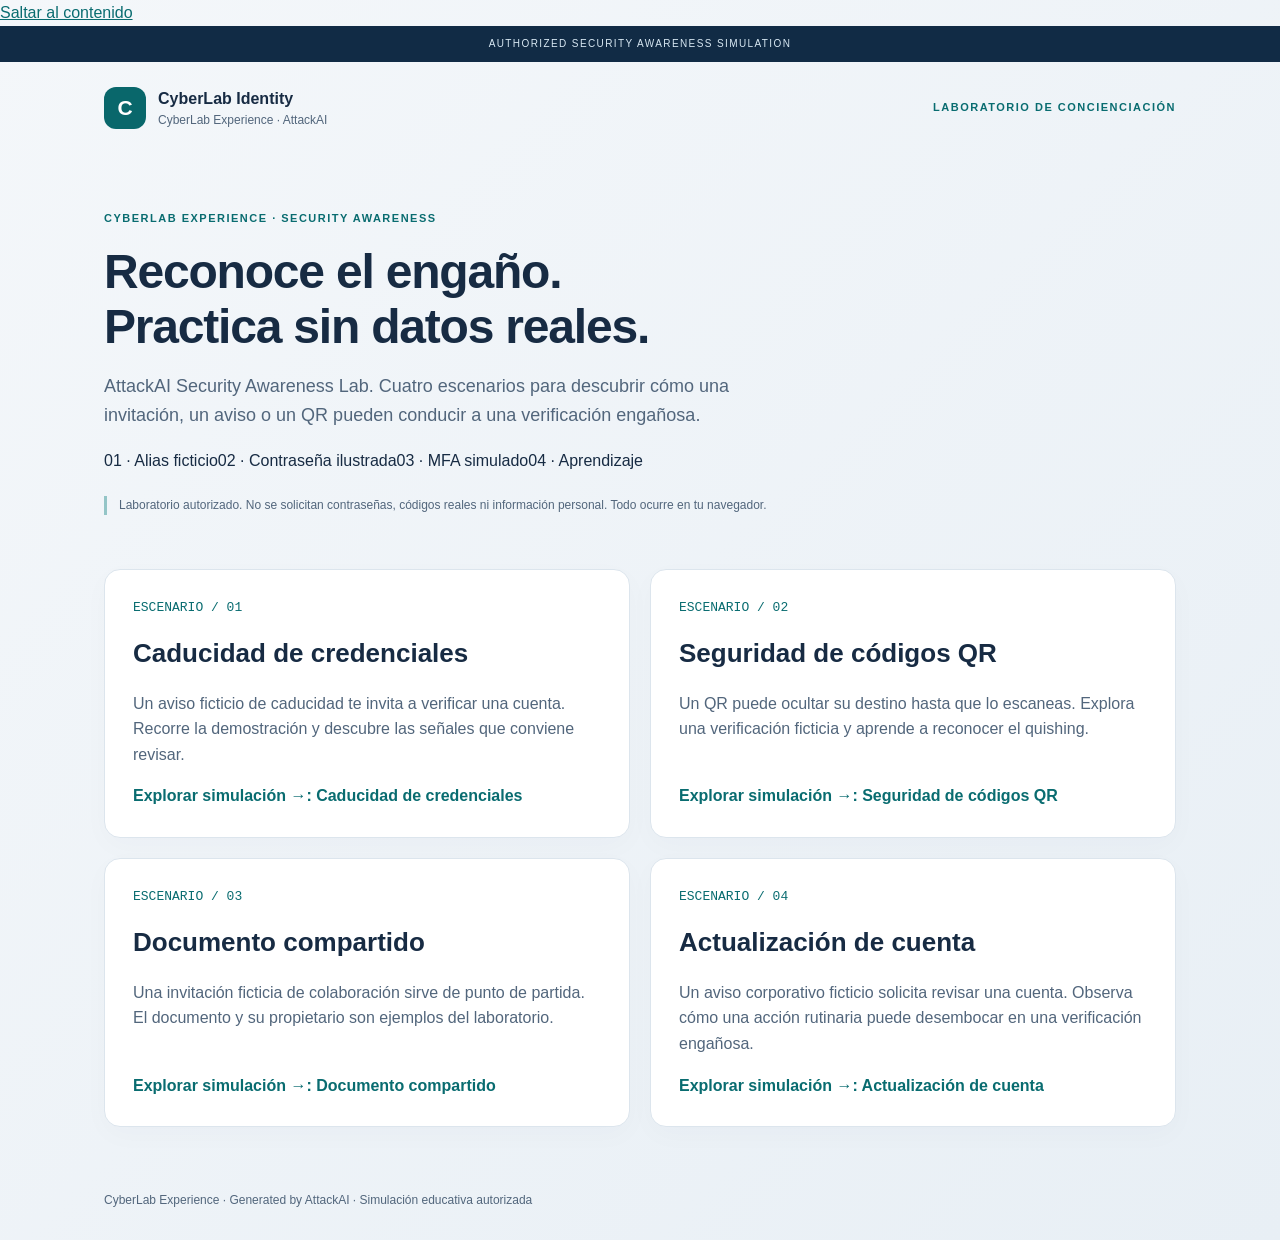
<file: index.html>
<!DOCTYPE html>
<html lang="es">
<head>
<meta charset="UTF-8">
<meta name="viewport" content="width=device-width, initial-scale=1">
<meta http-equiv="Content-Security-Policy" content="default-src 'none'; style-src 'self'; script-src 'self'; img-src data:; connect-src 'none'; form-action 'none'; base-uri 'none'; object-src 'none'">
<link rel="icon" href="data:,">
<title>AttackAI Security Awareness Lab | CyberLab Experience</title>
<meta name="description" content="Cuatro recorridos educativos sobre phishing con identidad ficticia, contraseña ilustrada y MFA simulado. Sin credenciales reales.">
<link rel="stylesheet" href="assets/training.css">
</head>
<body>
<a class="skip-link" href="#main">Saltar al contenido</a>
<div class="training-bar">AUTHORIZED SECURITY AWARENESS SIMULATION</div>
<header class="site-header">
  <a class="brand" href="index.html"><span class="brand-mark" aria-hidden="true">C</span><span><strong>CyberLab Identity</strong><small>CyberLab Experience · AttackAI</small></span></a>
  <span class="lab-label">Laboratorio de concienciación</span>
</header>
<main id="main">
  <section class="hero"><p class="eyebrow">CYBERLAB EXPERIENCE · SECURITY AWARENESS</p><h1>Reconoce el engaño.<br>Practica sin datos reales.</h1><p class="lead">AttackAI Security Awareness Lab. Cuatro escenarios para descubrir cómo una invitación, un aviso o un QR pueden conducir a una verificación engañosa.</p><div class="overview-steps" aria-label="Etapas de cada recorrido"><span>01 · Alias ficticio</span><span>02 · Contraseña ilustrada</span><span>03 · MFA simulado</span><span>04 · Aprendizaje</span></div><p class="demo-note">Laboratorio autorizado. No se solicitan contraseñas, códigos reales ni información personal. Todo ocurre en tu navegador.</p></section>
  <section class="grid" aria-label="Escenarios de entrenamiento"><article class="scenario-card"><span class="number">ESCENARIO / 01</span><h2>Caducidad de credenciales</h2><p>Un aviso ficticio de caducidad te invita a verificar una cuenta. Recorre la demostración y descubre las señales que conviene revisar.</p><a class="open-link" href="credential-expiration/">Explorar simulación <span aria-hidden="true">→</span><span class="sr-only">: Caducidad de credenciales</span></a></article>
<article class="scenario-card"><span class="number">ESCENARIO / 02</span><h2>Seguridad de códigos QR</h2><p>Un QR puede ocultar su destino hasta que lo escaneas. Explora una verificación ficticia y aprende a reconocer el quishing.</p><a class="open-link" href="qr-security/">Explorar simulación <span aria-hidden="true">→</span><span class="sr-only">: Seguridad de códigos QR</span></a></article>
<article class="scenario-card"><span class="number">ESCENARIO / 03</span><h2>Documento compartido</h2><p>Una invitación ficticia de colaboración sirve de punto de partida. El documento y su propietario son ejemplos del laboratorio.</p><a class="open-link" href="saas-notification/">Explorar simulación <span aria-hidden="true">→</span><span class="sr-only">: Documento compartido</span></a></article>
<article class="scenario-card"><span class="number">ESCENARIO / 04</span><h2>Actualización de cuenta</h2><p>Un aviso corporativo ficticio solicita revisar una cuenta. Observa cómo una acción rutinaria puede desembocar en una verificación engañosa.</p><a class="open-link" href="account-update/">Explorar simulación <span aria-hidden="true">→</span><span class="sr-only">: Actualización de cuenta</span></a></article></section>
</main>
<footer class="site-footer">CyberLab Experience · Generated by AttackAI · Simulación educativa autorizada</footer>
</body>
</html>
</file>
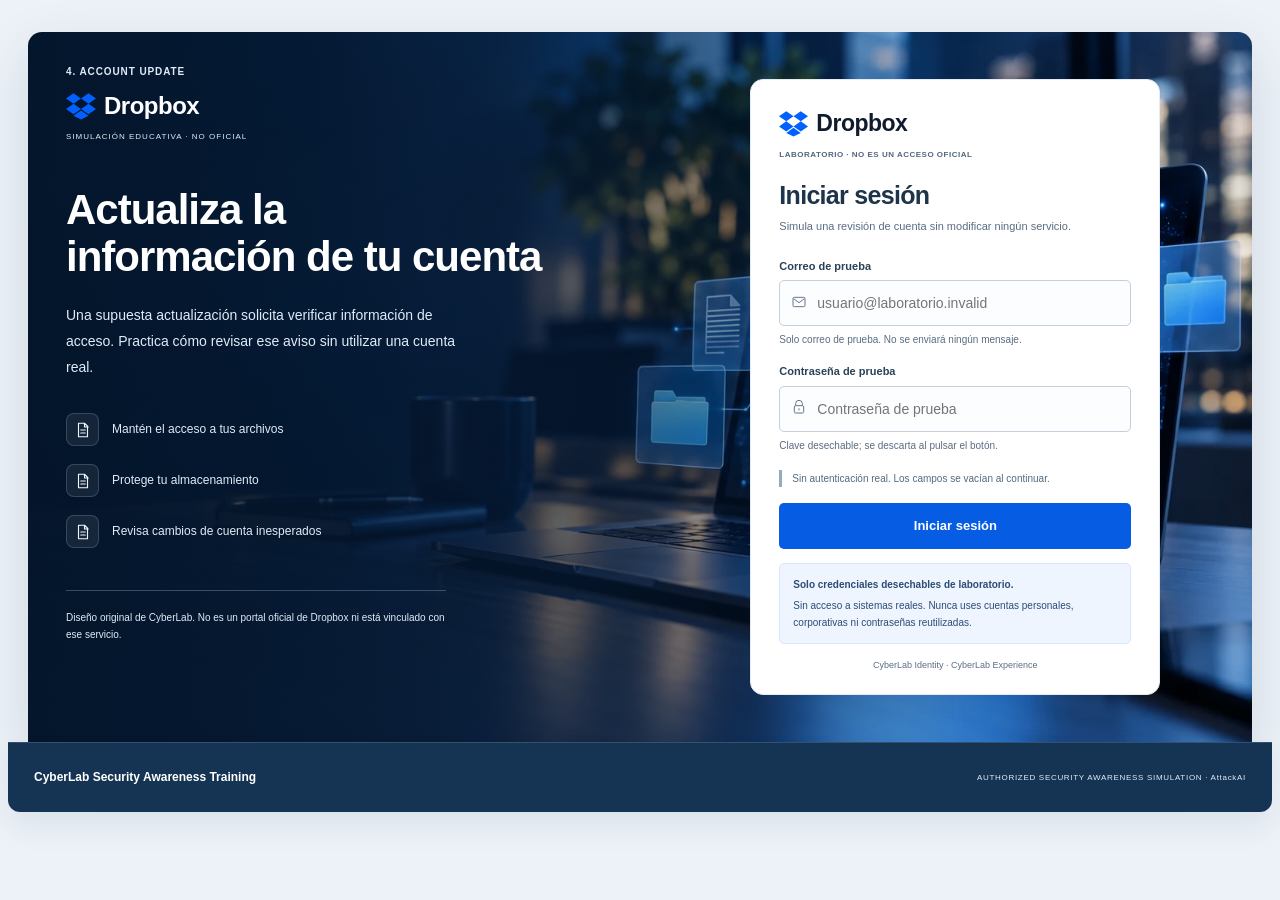
<file: account-update/index.html>
<!DOCTYPE html>
<html lang="es">
<head>
<meta charset="UTF-8"><meta name="viewport" content="width=device-width, initial-scale=1">
<meta http-equiv="Content-Security-Policy" content="default-src 'none'; style-src 'self'; script-src 'self'; img-src 'self' data:; connect-src 'none'; form-action 'none'; base-uri 'none'; object-src 'none'">
<link rel="icon" href="data:,">
<meta name="description" content="Simulación educativa no oficial de CyberLab: Actualización de cuenta. Usa solo credenciales desechables sin acceso a sistemas reales.">
<title>Actualización de cuenta | CyberLab Identity</title>
<link rel="stylesheet" href="../assets/training.css"><script src="../assets/training.js" defer></script>
</head>
<body class="premium-page reference-layout theme-storage">
<a class="premium-skip" href="#lab-identity">Saltar al login de laboratorio</a>
<header class="premium-header"><a class="premium-brand" href="../index.html"><span class="premium-mark" aria-hidden="true">C</span><span><strong>CyberLab</strong><small>EXPERIENCE ROOM</small></span></a><span class="premium-environment"><span aria-hidden="true">●</span> Simulación autorizada · Sin autenticación real</span></header>
<main class="premium-main">
  <div class="experience-frame">
    <aside class="story-pane" aria-labelledby="story-title"><div class="story-content">
      <div class="service-reference"><p class="reference-kicker">4. ACCOUNT UPDATE</p><span class="brand-lockup brand-dropbox"><svg class="reference-symbol" viewBox="0 0 40 36" aria-hidden="true" focusable="false"><path fill="#0061ff" d="M0 8l10-7 10 7-10 7zm20 0l10-7 10 7-10 7zM0 22l10-7 10 7-10 7zm20 0l10-7 10 7-10 7zM10 31l10-7 10 7-10 5z"/></svg><span class="reference-word">Dropbox</span></span><span class="unofficial-label">SIMULACIÓN EDUCATIVA · NO OFICIAL</span></div>
      
      <h2 id="story-title">Actualiza la<br>información de tu cuenta</h2>
      <p class="story-description">Una supuesta actualización solicita verificar información de acceso. Practica cómo revisar ese aviso sin utilizar una cuenta real.</p>
      
      <ul class="reference-benefits"><li><span class="benefit-icon"><svg viewBox="0 0 24 24" aria-hidden="true" focusable="false"><path d="M7 3h7l4 4v14H6V3h1m7 0v5h5M9 12h6m-6 4h6" fill="none" stroke="currentColor" stroke-width="1.5" stroke-linecap="round" stroke-linejoin="round"/></svg></span><span>Mantén el acceso a tus archivos</span></li><li><span class="benefit-icon"><svg viewBox="0 0 24 24" aria-hidden="true" focusable="false"><path d="M7 3h7l4 4v14H6V3h1m7 0v5h5M9 12h6m-6 4h6" fill="none" stroke="currentColor" stroke-width="1.5" stroke-linecap="round" stroke-linejoin="round"/></svg></span><span>Protege tu almacenamiento</span></li><li><span class="benefit-icon"><svg viewBox="0 0 24 24" aria-hidden="true" focusable="false"><path d="M7 3h7l4 4v14H6V3h1m7 0v5h5M9 12h6m-6 4h6" fill="none" stroke="currentColor" stroke-width="1.5" stroke-linecap="round" stroke-linejoin="round"/></svg></span><span>Revisa cambios de cuenta inesperados</span></li></ul>
      <div class="story-footnote">Diseño original de CyberLab. No es un portal oficial de Dropbox ni está vinculado con ese servicio.</div>
    </div></aside>
    <div class="auth-pane">
      <section class="portal" id="initialView" aria-labelledby="initialTitle"><div class="portal-card">
        <div class="identity-brand"><span class="brand-lockup brand-dropbox"><svg class="reference-symbol" viewBox="0 0 40 36" aria-hidden="true" focusable="false"><path fill="#0061ff" d="M0 8l10-7 10 7-10 7zm20 0l10-7 10 7-10 7zM0 22l10-7 10 7-10 7zm20 0l10-7 10 7-10 7zM10 31l10-7 10 7-10 5z"/></svg><span class="reference-word">Dropbox</span></span></div>
        <p class="auth-scenario">LABORATORIO · NO ES UN ACCESO OFICIAL</p>
        <h1 id="initialTitle">Iniciar sesión</h1><p class="description auth-description">Simula una revisión de cuenta sin modificar ningún servicio.</p>
        <div class="lab-login" lang="es" data-lab-login>
  
  
  <div class="visual-field"><label class="field-label" for="lab-identity">Correo de prueba</label>
    <span class="input-icon"><svg viewBox="0 0 24 24" aria-hidden="true" focusable="false"><rect x="3" y="5" width="18" height="14" rx="2" fill="none" stroke="currentColor" stroke-width="1.5"/><path d="m4 7 8 6 8-6" fill="none" stroke="currentColor" stroke-width="1.5"/></svg></span><input placeholder="usuario@laboratorio.invalid" id="lab-identity" type="email" required autocomplete="off" autocapitalize="none" spellcheck="false" inputmode="email" aria-describedby="identity-help disposable-warning" data-lab-identity>
    <p class="field-help" id="identity-help">Solo correo de prueba. No se enviará ningún mensaje.</p>
  </div>
  <div class="visual-field"><label class="field-label" for="lab-demo-password">Contraseña de prueba</label>
    <span class="input-icon"><svg viewBox="0 0 24 24" aria-hidden="true" focusable="false"><path d="M7 10V7a5 5 0 0110 0v3" fill="none" stroke="currentColor" stroke-width="1.5"/><rect x="5" y="10" width="14" height="11" rx="2" fill="none" stroke="currentColor" stroke-width="1.5"/><path d="M12 14v3" stroke="currentColor" stroke-width="1.5"/></svg></span><input placeholder="Contraseña de prueba" id="lab-demo-password" type="password" required autocomplete="off" spellcheck="false" aria-describedby="demo-key-help disposable-warning" data-demo-password>
    <p class="field-help" id="demo-key-help">Clave desechable; se descarta al pulsar el botón.</p>
  </div>
  <p class="demo-note">Sin autenticación real. Los campos se vacían al continuar.</p>
  <p class="login-error" role="alert" data-login-error hidden>Introduce un correo de prueba válido y una contraseña desechable. Por seguridad, ambos campos se han vaciado.</p>
  <button class="cta" type="button" data-lab-submit aria-controls="educationView" disabled>Iniciar sesión</button><div class="demo-warning" id="disposable-warning"><strong>Solo credenciales desechables de laboratorio.</strong><p>Sin acceso a sistemas reales. Nunca uses cuentas personales, corporativas ni contraseñas reutilizadas.</p></div>
  <p class="portal-footer">CyberLab Identity · CyberLab Experience</p>
  <noscript><p class="demo-note">Esta demostración requiere JavaScript local. No introduzcas credenciales con JavaScript desactivado.</p></noscript>
</div>
      </div></section>
      <section class="education-card" id="educationView" aria-labelledby="educationTitle" hidden><span class="badge">Resultado educativo</span><h1 id="educationTitle" tabindex="-1">Una actualización no siempre es lo que parece</h1><p class="description">Este recorrido ilustra una solicitud engañosa en un laboratorio autorizado. No hubo un acceso real al servicio ni se enviaron los datos escritos.</p><section class="lab-outcome" lang="es" aria-labelledby="lab-outcome-title"><h2 id="lab-outcome-title">Se introdujeron credenciales de prueba</h2><p class="lab-result">Se completaron los campos de la simulación y sus valores se descartaron inmediatamente al pulsar «Iniciar sesión». No se muestran, registran, almacenan ni transmiten los datos escritos. No hubo autenticación real.</p><p>En un sitio malicioso, un atacante podría registrar lo escrito al pulsar el botón y tratar de usarlo para acceder a una cuenta. Por eso debes comprobar el dominio y nunca reutilizar credenciales en una demostración.</p><button class="example-toggle" type="button" data-show-capture-example aria-controls="capture-example" aria-expanded="false">Mostrar ejemplo ficticio de captura</button><section class="capture-example" id="capture-example" aria-labelledby="capture-example-title" hidden><h3 id="capture-example-title" tabindex="-1">Ejemplo ficticio predefinido · No es tu información</h3><p>Los siguientes datos son texto fijo del laboratorio. No proceden de lo que acabas de escribir ni representan una captura real.</p><dl><dt>Usuario ficticio</dt><dd>persona-demo@example.invalid</dd><dt>Clave ficticia</dt><dd>CLAVE-FICTICIA-DE-EJEMPLO</dd></dl></section></section><div class="safe-message" lang="es"><strong>La simulación ha terminado.</strong><br>No se ha enviado ninguna solicitud de autenticación. La contraseña escrita no se muestra ni se conserva.</div><h2>Señales que conviene reconocer</h2><div class="indicators"><article class="indicator"><h3>Unexpected account change</h3><p>Confirm whether you requested the update. An unsolicited change notice needs independent verification.</p></article>
<article class="indicator"><h3>Sender identity</h3><p>Check the actual sender and verify the notice with your support team through a known channel.</p></article>
<article class="indicator"><h3>Destination URL</h3><p>Open the corporate identity portal from a trusted bookmark rather than an unexpected message.</p></article>
<article class="indicator"><h3>Credential request</h3><p>Do not provide credentials or personal information in response to an unverified account-update request.</p></article>
</div><section class="analysis"><h3>FortiMail Workspace Analysis</h3><p>In the Experience Room, review how FortiMail Workspace analyzes sender identity, message context, destination URLs and other indicators associated with this scenario.</p></section><button class="cta restart-lab" type="button" lang="es" data-lab-restart>Reiniciar demostración</button><div class="education-footer"><span>Simulation scenario: account-update<br>Generated by AttackAI</span><a href="../index.html">Volver a los escenarios</a></div></section>

    </div>
  </div>
</main>
<footer class="premium-footer"><strong>CyberLab Security Awareness Training</strong><span>AUTHORIZED SECURITY AWARENESS SIMULATION · AttackAI</span></footer>
</body>
</html>
</file>
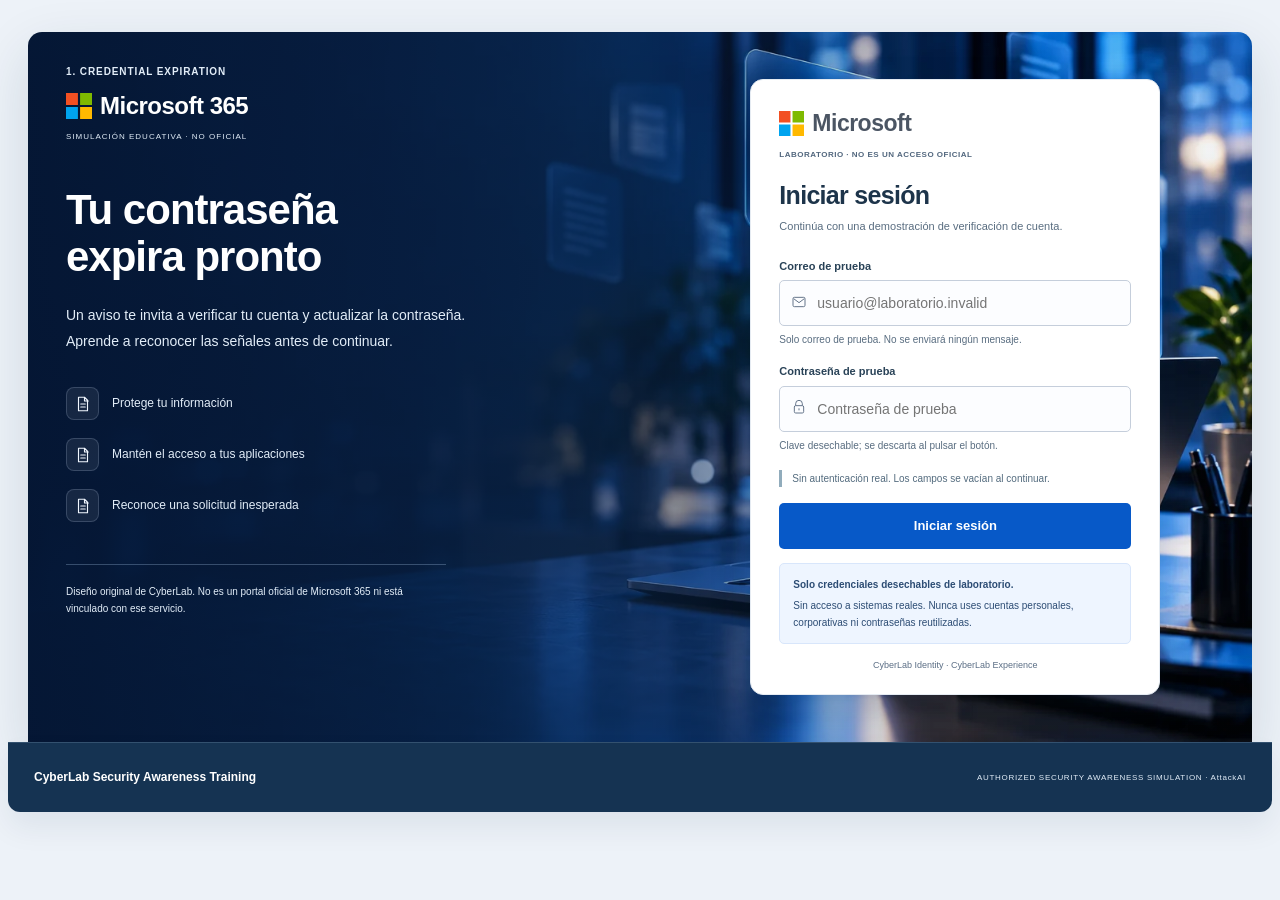
<file: credential-expiration/index.html>
<!DOCTYPE html>
<html lang="es">
<head>
<meta charset="UTF-8"><meta name="viewport" content="width=device-width, initial-scale=1">
<meta http-equiv="Content-Security-Policy" content="default-src 'none'; style-src 'self'; script-src 'self'; img-src 'self' data:; connect-src 'none'; form-action 'none'; base-uri 'none'; object-src 'none'">
<link rel="icon" href="data:,">
<meta name="description" content="Simulación educativa no oficial de CyberLab: Expiración de credenciales. Usa solo credenciales desechables sin acceso a sistemas reales.">
<title>Expiración de credenciales | CyberLab Identity</title>
<link rel="stylesheet" href="../assets/training.css"><script src="../assets/training.js" defer></script>
</head>
<body class="premium-page reference-layout theme-cloud">
<a class="premium-skip" href="#lab-identity">Saltar al login de laboratorio</a>
<header class="premium-header"><a class="premium-brand" href="../index.html"><span class="premium-mark" aria-hidden="true">C</span><span><strong>CyberLab</strong><small>EXPERIENCE ROOM</small></span></a><span class="premium-environment"><span aria-hidden="true">●</span> Simulación autorizada · Sin autenticación real</span></header>
<main class="premium-main">
  <div class="experience-frame">
    <aside class="story-pane" aria-labelledby="story-title"><div class="story-content">
      <div class="service-reference"><p class="reference-kicker">1. CREDENTIAL EXPIRATION</p><span class="brand-lockup brand-microsoft"><svg class="reference-symbol" viewBox="0 0 24 24" aria-hidden="true" focusable="false"><path fill="#f25022" d="M0 0h11v11H0z"/><path fill="#7fba00" d="M13 0h11v11H13z"/><path fill="#00a4ef" d="M0 13h11v11H0z"/><path fill="#ffb900" d="M13 13h11v11H13z"/></svg><span class="reference-word">Microsoft 365</span></span><span class="unofficial-label">SIMULACIÓN EDUCATIVA · NO OFICIAL</span></div>
      
      <h2 id="story-title">Tu contraseña<br>expira pronto</h2>
      <p class="story-description">Un aviso te invita a verificar tu cuenta y actualizar la contraseña. Aprende a reconocer las señales antes de continuar.</p>
      
      <ul class="reference-benefits"><li><span class="benefit-icon"><svg viewBox="0 0 24 24" aria-hidden="true" focusable="false"><path d="M7 3h7l4 4v14H6V3h1m7 0v5h5M9 12h6m-6 4h6" fill="none" stroke="currentColor" stroke-width="1.5" stroke-linecap="round" stroke-linejoin="round"/></svg></span><span>Protege tu información</span></li><li><span class="benefit-icon"><svg viewBox="0 0 24 24" aria-hidden="true" focusable="false"><path d="M7 3h7l4 4v14H6V3h1m7 0v5h5M9 12h6m-6 4h6" fill="none" stroke="currentColor" stroke-width="1.5" stroke-linecap="round" stroke-linejoin="round"/></svg></span><span>Mantén el acceso a tus aplicaciones</span></li><li><span class="benefit-icon"><svg viewBox="0 0 24 24" aria-hidden="true" focusable="false"><path d="M7 3h7l4 4v14H6V3h1m7 0v5h5M9 12h6m-6 4h6" fill="none" stroke="currentColor" stroke-width="1.5" stroke-linecap="round" stroke-linejoin="round"/></svg></span><span>Reconoce una solicitud inesperada</span></li></ul>
      <div class="story-footnote">Diseño original de CyberLab. No es un portal oficial de Microsoft 365 ni está vinculado con ese servicio.</div>
    </div></aside>
    <div class="auth-pane">
      <section class="portal" id="initialView" aria-labelledby="initialTitle"><div class="portal-card">
        <div class="identity-brand"><span class="brand-lockup brand-microsoft"><svg class="reference-symbol" viewBox="0 0 24 24" aria-hidden="true" focusable="false"><path fill="#f25022" d="M0 0h11v11H0z"/><path fill="#7fba00" d="M13 0h11v11H13z"/><path fill="#00a4ef" d="M0 13h11v11H0z"/><path fill="#ffb900" d="M13 13h11v11H13z"/></svg><span class="reference-word">Microsoft</span></span></div>
        <p class="auth-scenario">LABORATORIO · NO ES UN ACCESO OFICIAL</p>
        <h1 id="initialTitle">Iniciar sesión</h1><p class="description auth-description">Continúa con una demostración de verificación de cuenta.</p>
        <div class="lab-login" lang="es" data-lab-login>
  
  
  <div class="visual-field"><label class="field-label" for="lab-identity">Correo de prueba</label>
    <span class="input-icon"><svg viewBox="0 0 24 24" aria-hidden="true" focusable="false"><rect x="3" y="5" width="18" height="14" rx="2" fill="none" stroke="currentColor" stroke-width="1.5"/><path d="m4 7 8 6 8-6" fill="none" stroke="currentColor" stroke-width="1.5"/></svg></span><input placeholder="usuario@laboratorio.invalid" id="lab-identity" type="email" required autocomplete="off" autocapitalize="none" spellcheck="false" inputmode="email" aria-describedby="identity-help disposable-warning" data-lab-identity>
    <p class="field-help" id="identity-help">Solo correo de prueba. No se enviará ningún mensaje.</p>
  </div>
  <div class="visual-field"><label class="field-label" for="lab-demo-password">Contraseña de prueba</label>
    <span class="input-icon"><svg viewBox="0 0 24 24" aria-hidden="true" focusable="false"><path d="M7 10V7a5 5 0 0110 0v3" fill="none" stroke="currentColor" stroke-width="1.5"/><rect x="5" y="10" width="14" height="11" rx="2" fill="none" stroke="currentColor" stroke-width="1.5"/><path d="M12 14v3" stroke="currentColor" stroke-width="1.5"/></svg></span><input placeholder="Contraseña de prueba" id="lab-demo-password" type="password" required autocomplete="off" spellcheck="false" aria-describedby="demo-key-help disposable-warning" data-demo-password>
    <p class="field-help" id="demo-key-help">Clave desechable; se descarta al pulsar el botón.</p>
  </div>
  <p class="demo-note">Sin autenticación real. Los campos se vacían al continuar.</p>
  <p class="login-error" role="alert" data-login-error hidden>Introduce un correo de prueba válido y una contraseña desechable. Por seguridad, ambos campos se han vaciado.</p>
  <button class="cta" type="button" data-lab-submit aria-controls="educationView" disabled>Iniciar sesión</button><div class="demo-warning" id="disposable-warning"><strong>Solo credenciales desechables de laboratorio.</strong><p>Sin acceso a sistemas reales. Nunca uses cuentas personales, corporativas ni contraseñas reutilizadas.</p></div>
  <p class="portal-footer">CyberLab Identity · CyberLab Experience</p>
  <noscript><p class="demo-note">Esta demostración requiere JavaScript local. No introduzcas credenciales con JavaScript desactivado.</p></noscript>
</div>
      </div></section>
      <section class="education-card" id="educationView" aria-labelledby="educationTitle" hidden><span class="badge">Resultado educativo</span><h1 id="educationTitle" tabindex="-1">Reconoce una verificación engañosa</h1><p class="description">Este recorrido ilustra una solicitud engañosa en un laboratorio autorizado. No hubo un acceso real al servicio ni se enviaron los datos escritos.</p><section class="lab-outcome" lang="es" aria-labelledby="lab-outcome-title"><h2 id="lab-outcome-title">Se introdujeron credenciales de prueba</h2><p class="lab-result">Se completaron los campos de la simulación y sus valores se descartaron inmediatamente al pulsar «Iniciar sesión». No se muestran, registran, almacenan ni transmiten los datos escritos. No hubo autenticación real.</p><p>En un sitio malicioso, un atacante podría registrar lo escrito al pulsar el botón y tratar de usarlo para acceder a una cuenta. Por eso debes comprobar el dominio y nunca reutilizar credenciales en una demostración.</p><button class="example-toggle" type="button" data-show-capture-example aria-controls="capture-example" aria-expanded="false">Mostrar ejemplo ficticio de captura</button><section class="capture-example" id="capture-example" aria-labelledby="capture-example-title" hidden><h3 id="capture-example-title" tabindex="-1">Ejemplo ficticio predefinido · No es tu información</h3><p>Los siguientes datos son texto fijo del laboratorio. No proceden de lo que acabas de escribir ni representan una captura real.</p><dl><dt>Usuario ficticio</dt><dd>persona-demo@example.invalid</dd><dt>Clave ficticia</dt><dd>CLAVE-FICTICIA-DE-EJEMPLO</dd></dl></section></section><div class="safe-message" lang="es"><strong>La simulación ha terminado.</strong><br>No se ha enviado ninguna solicitud de autenticación. La contraseña escrita no se muestra ni se conserva.</div><h2>Señales que conviene reconocer</h2><div class="indicators"><article class="indicator"><h3>Urgency</h3><p>A deadline or threat of account interruption can pressure you to act before checking the request.</p></article>
<article class="indicator"><h3>Sender identity</h3><p>Verify the actual sender address and confirm the request through a trusted channel.</p></article>
<article class="indicator"><h3>Destination URL</h3><p>Inspect the full destination and use your known corporate portal instead of an unexpected link.</p></article>
<article class="indicator"><h3>Credential request</h3><p>Unexpected requests to authenticate deserve scrutiny. Never enter real credentials into a training simulation.</p></article>
</div><section class="analysis"><h3>FortiMail Workspace Analysis</h3><p>In the Experience Room, review how FortiMail Workspace analyzes sender identity, message context, destination URLs and other indicators associated with this scenario.</p></section><button class="cta restart-lab" type="button" lang="es" data-lab-restart>Reiniciar demostración</button><div class="education-footer"><span>Simulation scenario: credential-expiration<br>Generated by AttackAI</span><a href="../index.html">Volver a los escenarios</a></div></section>

    </div>
  </div>
</main>
<footer class="premium-footer"><strong>CyberLab Security Awareness Training</strong><span>AUTHORIZED SECURITY AWARENESS SIMULATION · AttackAI</span></footer>
</body>
</html>
</file>
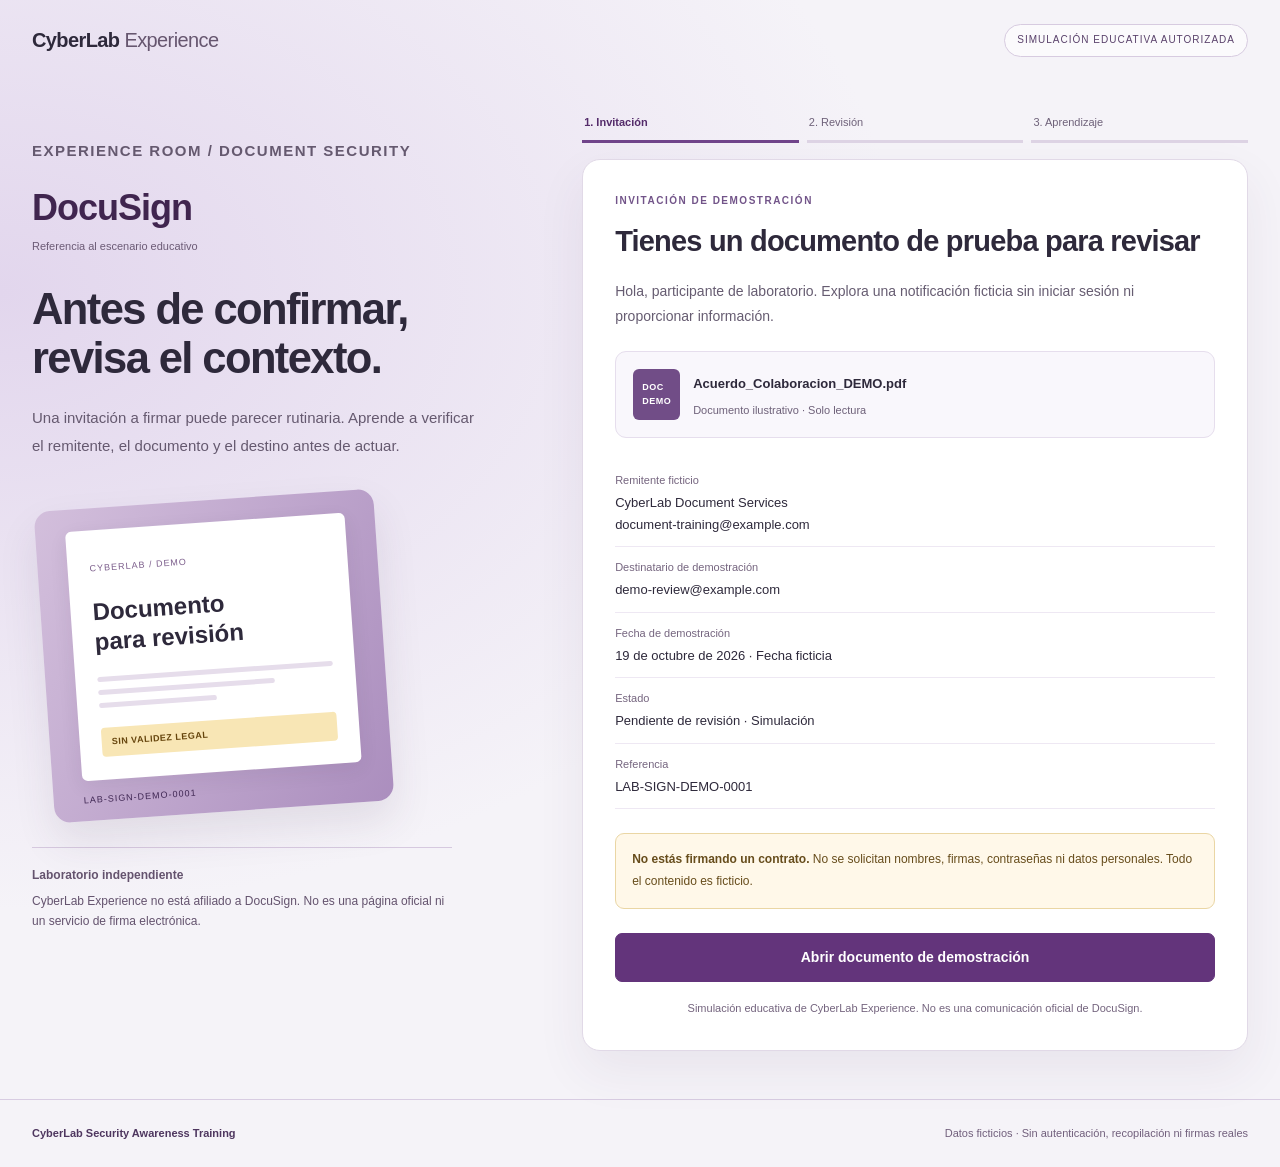
<file: document-signature/index.html>
<!doctype html>
<html lang="es">
<head>
<meta charset="utf-8"><meta name="viewport" content="width=device-width, initial-scale=1">
<meta http-equiv="Content-Security-Policy" content="default-src 'none'; style-src 'self'; script-src 'self'; img-src 'self' data:; connect-src 'none'; form-action 'none'; base-uri 'none'; object-src 'none'">
<link rel="icon" href="data:,">
<title>Revisión documental | CyberLab Experience</title>
<meta name="description" content="Simulación educativa de revisión documental. Sin credenciales, datos personales ni firmas legales.">
<link rel="stylesheet" href="../assets/document-signature.css">
<script src="../assets/document-signature.js" defer></script>
</head>
<body>
<a class="skip" href="#page-title">Saltar al contenido</a>
<header class="site-header"><a class="brand" href="../">CyberLab <span>Experience</span></a><span class="lab-badge">SIMULACIÓN EDUCATIVA AUTORIZADA</span></header>
<main class="workspace">
  <aside class="narrative" aria-labelledby="story-title">
    <p class="eyebrow">EXPERIENCE ROOM / DOCUMENT SECURITY</p>
    <div class="service-reference">DocuSign<span>Referencia al escenario educativo</span></div>
    <h2 id="story-title">Antes de confirmar,<br>revisa el contexto.</h2>
    <p>Una invitación a firmar puede parecer rutinaria. Aprende a verificar el remitente, el documento y el destino antes de actuar.</p>
    <div class="envelope-art" aria-hidden="true"><div class="paper-art"><span>CYBERLAB / DEMO</span><strong>Documento<br>para revisión</strong><i></i><i></i><i></i><div class="stamp">SIN VALIDEZ LEGAL</div></div><div class="envelope-label">LAB-SIGN-DEMO-0001</div></div>
    <div class="independence"><strong>Laboratorio independiente</strong><p>CyberLab Experience no está afiliado a DocuSign. No es una página oficial ni un servicio de firma electrónica.</p></div>
  </aside>
  <div class="stage">
    <nav class="progress" aria-label="Progreso de la simulación"><ol><li data-progress="invite" aria-current="step">1. Invitación</li><li data-progress="review">2. Revisión</li><li data-progress="result">3. Aprendizaje</li></ol></nav>
    <section class="card" id="invite" aria-labelledby="page-title">
      <p class="eyebrow">INVITACIÓN DE DEMOSTRACIÓN</p>
      <h1 id="page-title" tabindex="-1">Tienes un documento de prueba para revisar</h1>
      <p class="lead">Hola, participante de laboratorio. Explora una notificación ficticia sin iniciar sesión ni proporcionar información.</p>
      <div class="document-summary"><span class="doc-icon" aria-hidden="true">DOC<br>DEMO</span><div><strong>Acuerdo_Colaboracion_DEMO.pdf</strong><p>Documento ilustrativo · Solo lectura</p></div></div>
      <dl class="metadata"><div><dt>Remitente ficticio</dt><dd>CyberLab Document Services<br>document-training@example.com</dd></div><div><dt>Destinatario de demostración</dt><dd>demo-review@example.com</dd></div><div><dt>Fecha de demostración</dt><dd>19 de octubre de 2026 · Fecha ficticia</dd></div><div><dt>Estado</dt><dd>Pendiente de revisión · Simulación</dd></div><div><dt>Referencia</dt><dd>LAB-SIGN-DEMO-0001</dd></div></dl>
      <div class="notice"><strong>No estás firmando un contrato.</strong> No se solicitan nombres, firmas, contraseñas ni datos personales. Todo el contenido es ficticio.</div>
      <button class="primary" id="open-document" type="button" aria-controls="review" disabled>Abrir documento de demostración</button>
      <noscript><p>Activa JavaScript para recorrer la demostración. No se solicita información.</p></noscript>
      <p class="disclaimer">Simulación educativa de CyberLab Experience. No es una comunicación oficial de DocuSign.</p>
    </section>
    <section class="card" id="review" aria-labelledby="review-title" hidden>
      <p class="eyebrow">VISTA PREVIA / SOLO LECTURA</p>
      <h1 id="review-title" tabindex="-1">Revisa el documento y las señales</h1>
      <article class="demo-document" aria-labelledby="document-title"><div class="document-topline">CYBERLAB EXPERIENCE <span>DEMO · SIN VALIDEZ LEGAL</span></div><h2 id="document-title">Acuerdo de colaboración de laboratorio</h2><p class="document-ref">LAB-SIGN-DEMO-0001 · 19 de octubre de 2026 (fecha ficticia)</p><h3>1. Finalidad del ejercicio</h3><p>Las entidades ficticias Equipo Aurora y Proyecto Nube participan en una actividad educativa para reconocer notificaciones de firma inesperadas.</p><h3>2. Alcance de la revisión</h3><p>Este documento no crea obligaciones, no representa una transacción y no permite realizar una firma legal. No requiere descargas ni datos del participante.</p><div class="unsigned">Confirmación de lectura simulada<br><strong>No se genera ni registra una firma</strong></div></article>
      <h2 class="section-title">Marca las tres comprobaciones educativas</h2><p class="hint" id="checks-help">Cada botón solo cambia una selección temporal en pantalla. No se guarda ni se envía.</p>
      <div class="risk-checks" aria-describedby="checks-help">
        <button class="risk-check" type="button" data-risk aria-pressed="false"><span aria-hidden="true" class="check-mark">✓</span><span><strong>Identidad del remitente</strong>Reconocer que el nombre visible y el estilo no demuestran quién envía el documento.</span></button>
        <button class="risk-check" type="button" data-risk aria-pressed="false"><span aria-hidden="true" class="check-mark">✓</span><span><strong>Contexto del documento</strong>Verificar si esperaba esta invitación y confirmar su contexto por un canal conocido.</span></button>
        <button class="risk-check" type="button" data-risk aria-pressed="false"><span aria-hidden="true" class="check-mark">✓</span><span><strong>Destino del enlace</strong>Comprobar el dominio completo; HTTPS por sí solo no acredita la identidad del servicio.</span></button>
      </div>
      <p class="selection-status" id="selection-status" role="status">0 de 3 comprobaciones revisadas</p>
      <button class="primary" id="confirm-review" type="button" aria-controls="result" aria-describedby="confirmation-note" disabled>Completar confirmación ficticia</button>
      <p class="hint" id="confirmation-note">Solo completa este ejercicio. No acepta condiciones ni produce una firma legal.</p>
      <button class="secondary" id="back-invite" type="button" aria-controls="invite">Volver a la invitación</button>
    </section>
    <section class="card" id="result" aria-labelledby="result-title" hidden>
      <p class="eyebrow">SIMULACIÓN COMPLETADA</p>
      <h1 id="result-title" tabindex="-1">Revisar antes de actuar hace la diferencia</h1>
      <p class="lead">Una supuesta solicitud de firma puede utilizarse como pretexto para conseguir clics, credenciales o información. En este ejercicio no se ha firmado, recopilado ni enviado nada.</p>
      <ul class="learning-points"><li><strong>Comprueba al remitente.</strong> Revisa la dirección real y no solo la marca o el nombre visible.</li><li><strong>Confirma el contexto.</strong> Una invitación no esperada merece verificación por un canal habitual, especialmente si genera urgencia.</li><li><strong>Revisa el destino.</strong> Evita introducir credenciales o descargar documentos desde enlaces inesperados.</li><li><strong>FortiMail Workspace Analysis.</strong> Revisa el análisis del mensaje y sus enlaces con el facilitador. Esta página no analiza mensajes ni se conecta a FortiMail.</li></ul>
      <div class="notice"><strong>Confirmación educativa, no firma legal.</strong> Las selecciones no persisten. No se crea un certificado, contrato, registro ni archivo de firma.</div>
      <button class="primary" id="restart-document" type="button" aria-controls="invite">Reiniciar simulación</button>
      <p class="disclaimer">CyberLab Experience · Laboratorio independiente. No afiliado a DocuSign.</p>
    </section>
  </div>
</main>
<footer class="site-footer"><strong>CyberLab Security Awareness Training</strong><span>Datos ficticios · Sin autenticación, recopilación ni firmas reales</span></footer>
</body></html>
</file>
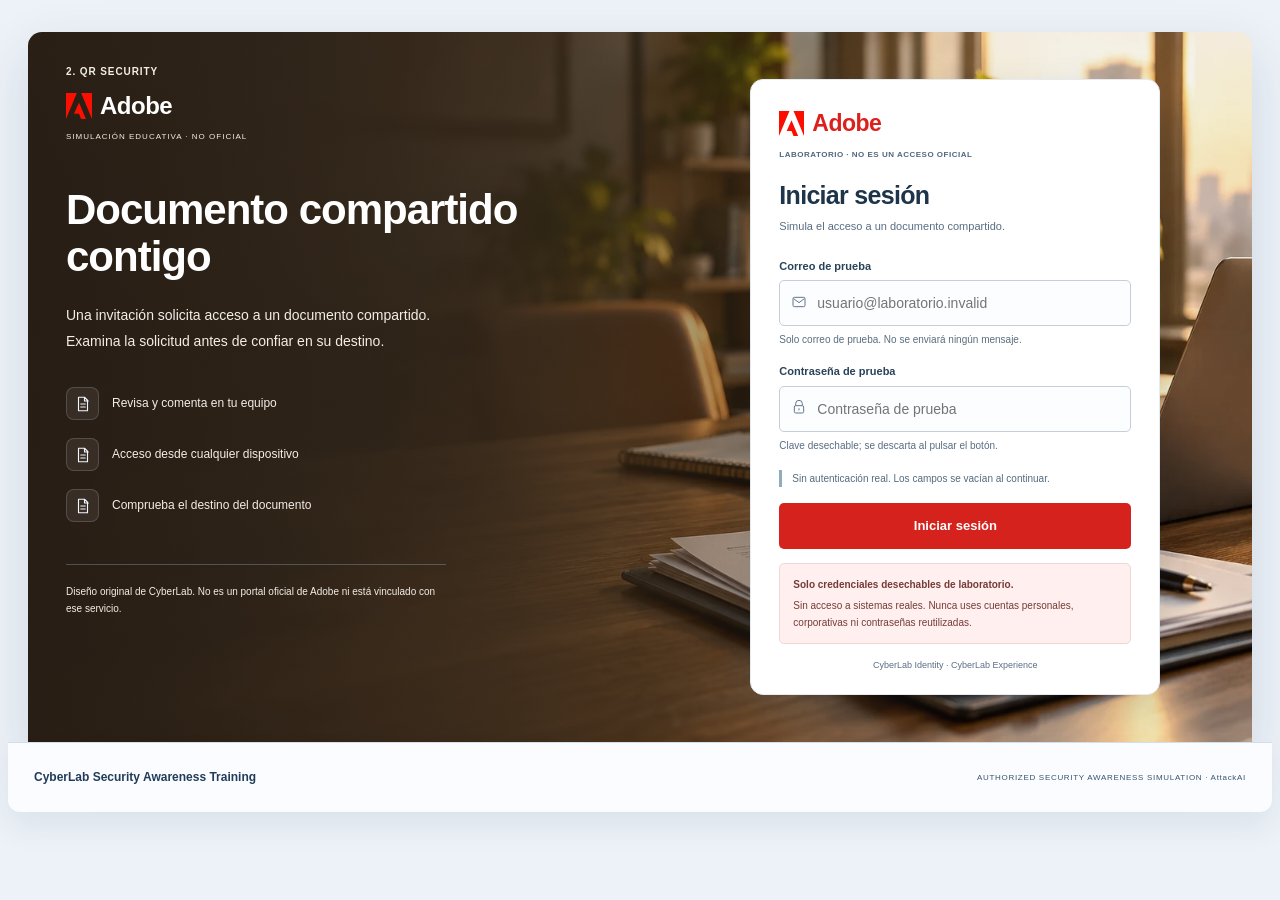
<file: qr-security/index.html>
<!DOCTYPE html>
<html lang="es">
<head>
<meta charset="UTF-8"><meta name="viewport" content="width=device-width, initial-scale=1">
<meta http-equiv="Content-Security-Policy" content="default-src 'none'; style-src 'self'; script-src 'self'; img-src 'self' data:; connect-src 'none'; form-action 'none'; base-uri 'none'; object-src 'none'">
<link rel="icon" href="data:,">
<meta name="description" content="Simulación educativa no oficial de CyberLab: QR Security Verification. Usa solo credenciales desechables sin acceso a sistemas reales.">
<title>QR Security Verification | CyberLab Identity</title>
<link rel="stylesheet" href="../assets/training.css"><script src="../assets/training.js" defer></script>
</head>
<body class="premium-page reference-layout theme-document">
<a class="premium-skip" href="#lab-identity">Saltar al login de laboratorio</a>
<header class="premium-header"><a class="premium-brand" href="../index.html"><span class="premium-mark" aria-hidden="true">C</span><span><strong>CyberLab</strong><small>EXPERIENCE ROOM</small></span></a><span class="premium-environment"><span aria-hidden="true">●</span> Simulación autorizada · Sin autenticación real</span></header>
<main class="premium-main">
  <div class="experience-frame">
    <aside class="story-pane" aria-labelledby="story-title"><div class="story-content">
      <div class="service-reference"><p class="reference-kicker">2. QR SECURITY</p><span class="brand-lockup brand-adobe"><svg class="reference-symbol" viewBox="0 0 24 24" aria-hidden="true" focusable="false"><path fill="#fa0f00" d="M13.966 0H24v24L13.966 0zM10.034 0H0v24L10.034 0zM12 8.791L18.391 24h-4.45l-1.912-4.841H7.35L12 8.791z"/></svg><span class="reference-word">Adobe</span></span><span class="unofficial-label">SIMULACIÓN EDUCATIVA · NO OFICIAL</span></div>
      
      <h2 id="story-title">Documento compartido<br>contigo</h2>
      <p class="story-description">Una invitación solicita acceso a un documento compartido. Examina la solicitud antes de confiar en su destino.</p>
      
      <ul class="reference-benefits"><li><span class="benefit-icon"><svg viewBox="0 0 24 24" aria-hidden="true" focusable="false"><path d="M7 3h7l4 4v14H6V3h1m7 0v5h5M9 12h6m-6 4h6" fill="none" stroke="currentColor" stroke-width="1.5" stroke-linecap="round" stroke-linejoin="round"/></svg></span><span>Revisa y comenta en tu equipo</span></li><li><span class="benefit-icon"><svg viewBox="0 0 24 24" aria-hidden="true" focusable="false"><path d="M7 3h7l4 4v14H6V3h1m7 0v5h5M9 12h6m-6 4h6" fill="none" stroke="currentColor" stroke-width="1.5" stroke-linecap="round" stroke-linejoin="round"/></svg></span><span>Acceso desde cualquier dispositivo</span></li><li><span class="benefit-icon"><svg viewBox="0 0 24 24" aria-hidden="true" focusable="false"><path d="M7 3h7l4 4v14H6V3h1m7 0v5h5M9 12h6m-6 4h6" fill="none" stroke="currentColor" stroke-width="1.5" stroke-linecap="round" stroke-linejoin="round"/></svg></span><span>Comprueba el destino del documento</span></li></ul>
      <div class="story-footnote">Diseño original de CyberLab. No es un portal oficial de Adobe ni está vinculado con ese servicio.</div>
    </div></aside>
    <div class="auth-pane">
      <section class="portal" id="initialView" aria-labelledby="initialTitle"><div class="portal-card">
        <div class="identity-brand"><span class="brand-lockup brand-adobe"><svg class="reference-symbol" viewBox="0 0 24 24" aria-hidden="true" focusable="false"><path fill="#fa0f00" d="M13.966 0H24v24L13.966 0zM10.034 0H0v24L10.034 0zM12 8.791L18.391 24h-4.45l-1.912-4.841H7.35L12 8.791z"/></svg><span class="reference-word">Adobe</span></span></div>
        <p class="auth-scenario">LABORATORIO · NO ES UN ACCESO OFICIAL</p>
        <h1 id="initialTitle">Iniciar sesión</h1><p class="description auth-description">Simula el acceso a un documento compartido.</p>
        <div class="lab-login" lang="es" data-lab-login>
  
  
  <div class="visual-field"><label class="field-label" for="lab-identity">Correo de prueba</label>
    <span class="input-icon"><svg viewBox="0 0 24 24" aria-hidden="true" focusable="false"><rect x="3" y="5" width="18" height="14" rx="2" fill="none" stroke="currentColor" stroke-width="1.5"/><path d="m4 7 8 6 8-6" fill="none" stroke="currentColor" stroke-width="1.5"/></svg></span><input placeholder="usuario@laboratorio.invalid" id="lab-identity" type="email" required autocomplete="off" autocapitalize="none" spellcheck="false" inputmode="email" aria-describedby="identity-help disposable-warning" data-lab-identity>
    <p class="field-help" id="identity-help">Solo correo de prueba. No se enviará ningún mensaje.</p>
  </div>
  <div class="visual-field"><label class="field-label" for="lab-demo-password">Contraseña de prueba</label>
    <span class="input-icon"><svg viewBox="0 0 24 24" aria-hidden="true" focusable="false"><path d="M7 10V7a5 5 0 0110 0v3" fill="none" stroke="currentColor" stroke-width="1.5"/><rect x="5" y="10" width="14" height="11" rx="2" fill="none" stroke="currentColor" stroke-width="1.5"/><path d="M12 14v3" stroke="currentColor" stroke-width="1.5"/></svg></span><input placeholder="Contraseña de prueba" id="lab-demo-password" type="password" required autocomplete="off" spellcheck="false" aria-describedby="demo-key-help disposable-warning" data-demo-password>
    <p class="field-help" id="demo-key-help">Clave desechable; se descarta al pulsar el botón.</p>
  </div>
  <p class="demo-note">Sin autenticación real. Los campos se vacían al continuar.</p>
  <p class="login-error" role="alert" data-login-error hidden>Introduce un correo de prueba válido y una contraseña desechable. Por seguridad, ambos campos se han vaciado.</p>
  <button class="cta" type="button" data-lab-submit aria-controls="educationView" disabled>Iniciar sesión</button><div class="demo-warning" id="disposable-warning"><strong>Solo credenciales desechables de laboratorio.</strong><p>Sin acceso a sistemas reales. Nunca uses cuentas personales, corporativas ni contraseñas reutilizadas.</p></div>
  <p class="portal-footer">CyberLab Identity · CyberLab Experience</p>
  <noscript><p class="demo-note">Esta demostración requiere JavaScript local. No introduzcas credenciales con JavaScript desactivado.</p></noscript>
</div>
      </div></section>
      <section class="education-card" id="educationView" aria-labelledby="educationTitle" hidden><span class="badge">Resultado educativo</span><h1 id="educationTitle" tabindex="-1">Detén el engaño después del escaneo</h1><p class="description">Este recorrido ilustra una solicitud engañosa en un laboratorio autorizado. No hubo un acceso real al servicio ni se enviaron los datos escritos.</p><section class="lab-outcome" lang="es" aria-labelledby="lab-outcome-title"><h2 id="lab-outcome-title">Se introdujeron credenciales de prueba</h2><p class="lab-result">Se completaron los campos de la simulación y sus valores se descartaron inmediatamente al pulsar «Iniciar sesión». No se muestran, registran, almacenan ni transmiten los datos escritos. No hubo autenticación real.</p><p>En un sitio malicioso, un atacante podría registrar lo escrito al pulsar el botón y tratar de usarlo para acceder a una cuenta. Por eso debes comprobar el dominio y nunca reutilizar credenciales en una demostración.</p><button class="example-toggle" type="button" data-show-capture-example aria-controls="capture-example" aria-expanded="false">Mostrar ejemplo ficticio de captura</button><section class="capture-example" id="capture-example" aria-labelledby="capture-example-title" hidden><h3 id="capture-example-title" tabindex="-1">Ejemplo ficticio predefinido · No es tu información</h3><p>Los siguientes datos son texto fijo del laboratorio. No proceden de lo que acabas de escribir ni representan una captura real.</p><dl><dt>Usuario ficticio</dt><dd>persona-demo@example.invalid</dd><dt>Clave ficticia</dt><dd>CLAVE-FICTICIA-DE-EJEMPLO</dd></dl></section></section><div class="safe-message" lang="es"><strong>La simulación ha terminado.</strong><br>No se ha enviado ninguna solicitud de autenticación. La contraseña escrita no se muestra ni se conserva.</div><h2>Señales que conviene reconocer</h2><div class="indicators"><article class="indicator"><h3>Hidden destination</h3><p>A QR code can conceal a destination until it is scanned. Preview the link before opening it.</p></article>
<article class="indicator"><h3>Unexpected QR request</h3><p>Be cautious when an unexpected message asks you to scan a QR code to verify an account.</p></article>
<article class="indicator"><h3>Destination after scanning</h3><p>Inspect the complete destination domain after scanning and before continuing.</p></article>
</div><section class="analysis"><h3>FortiMail Workspace Analysis</h3><p>In the Experience Room, review how FortiMail Workspace analyzes sender identity, message context, destination URLs and other indicators associated with this scenario.</p></section><button class="cta restart-lab" type="button" lang="es" data-lab-restart>Reiniciar demostración</button><div class="education-footer"><span>Simulation scenario: qr-security<br>Generated by AttackAI</span><a href="../index.html">Volver a los escenarios</a></div></section>

    </div>
  </div>
</main>
<footer class="premium-footer"><strong>CyberLab Security Awareness Training</strong><span>AUTHORIZED SECURITY AWARENESS SIMULATION · AttackAI</span></footer>
</body>
</html>
</file>
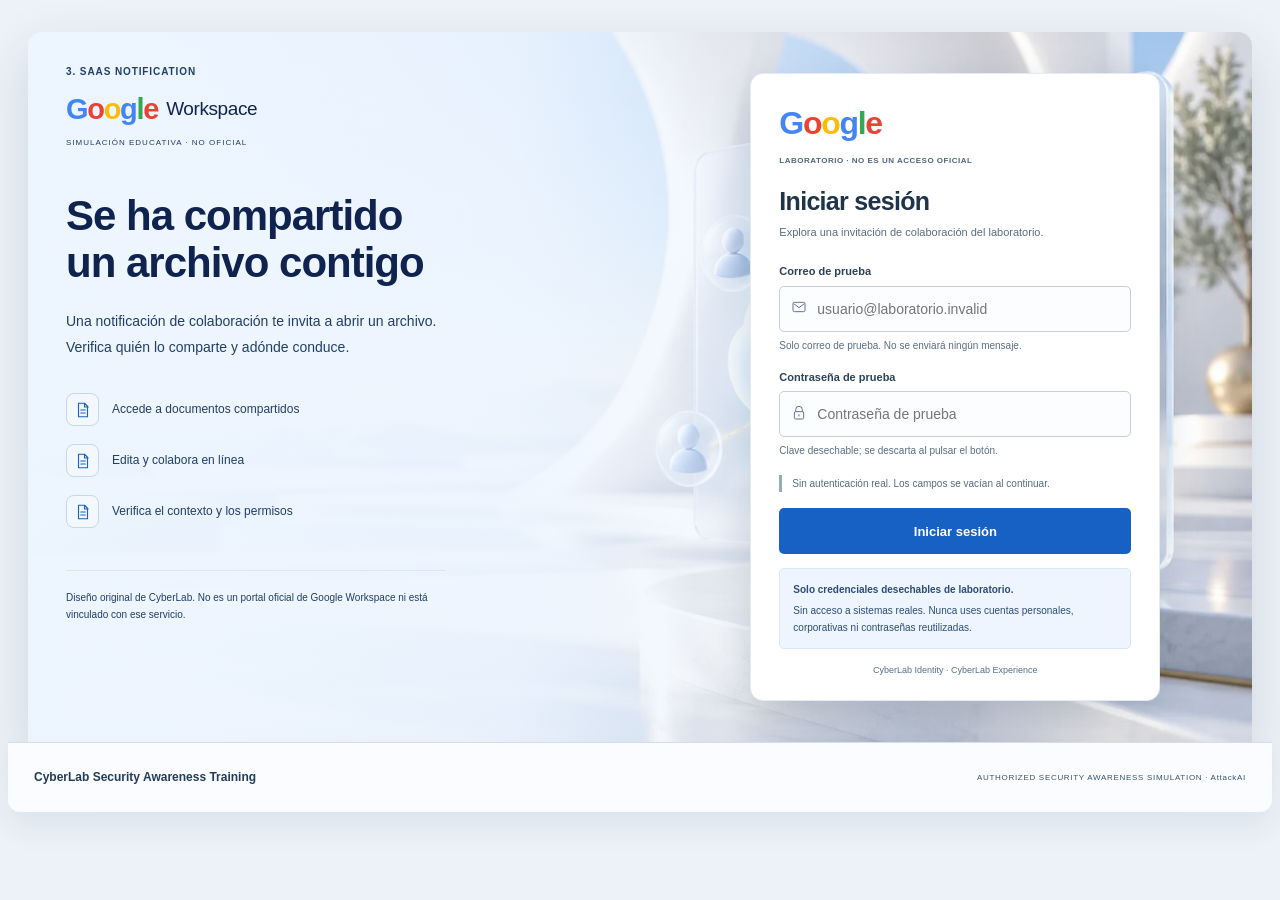
<file: saas-notification/index.html>
<!DOCTYPE html>
<html lang="es">
<head>
<meta charset="UTF-8"><meta name="viewport" content="width=device-width, initial-scale=1">
<meta http-equiv="Content-Security-Policy" content="default-src 'none'; style-src 'self'; script-src 'self'; img-src 'self' data:; connect-src 'none'; form-action 'none'; base-uri 'none'; object-src 'none'">
<link rel="icon" href="data:,">
<meta name="description" content="Simulación educativa no oficial de CyberLab: Invitación de colaboración. Usa solo credenciales desechables sin acceso a sistemas reales.">
<title>Invitación de colaboración | CyberLab Identity</title>
<link rel="stylesheet" href="../assets/training.css"><script src="../assets/training.js" defer></script>
</head>
<body class="premium-page reference-layout theme-collaboration">
<a class="premium-skip" href="#lab-identity">Saltar al login de laboratorio</a>
<header class="premium-header"><a class="premium-brand" href="../index.html"><span class="premium-mark" aria-hidden="true">C</span><span><strong>CyberLab</strong><small>EXPERIENCE ROOM</small></span></a><span class="premium-environment"><span aria-hidden="true">●</span> Simulación autorizada · Sin autenticación real</span></header>
<main class="premium-main">
  <div class="experience-frame">
    <aside class="story-pane" aria-labelledby="story-title"><div class="story-content">
      <div class="service-reference"><p class="reference-kicker">3. SAAS NOTIFICATION</p><span class="brand-lockup"><span class="google-word" role="img" aria-label="Google"><span aria-hidden="true" class="google-blue">G</span><span aria-hidden="true" class="google-red">o</span><span aria-hidden="true" class="google-yellow">o</span><span aria-hidden="true" class="google-blue">g</span><span aria-hidden="true" class="google-green">l</span><span aria-hidden="true" class="google-red">e</span></span><span class="workspace-name">Workspace</span></span><span class="unofficial-label">SIMULACIÓN EDUCATIVA · NO OFICIAL</span></div>
      
      <h2 id="story-title">Se ha compartido<br>un archivo contigo</h2>
      <p class="story-description">Una notificación de colaboración te invita a abrir un archivo. Verifica quién lo comparte y adónde conduce.</p>
      
      <ul class="reference-benefits"><li><span class="benefit-icon"><svg viewBox="0 0 24 24" aria-hidden="true" focusable="false"><path d="M7 3h7l4 4v14H6V3h1m7 0v5h5M9 12h6m-6 4h6" fill="none" stroke="currentColor" stroke-width="1.5" stroke-linecap="round" stroke-linejoin="round"/></svg></span><span>Accede a documentos compartidos</span></li><li><span class="benefit-icon"><svg viewBox="0 0 24 24" aria-hidden="true" focusable="false"><path d="M7 3h7l4 4v14H6V3h1m7 0v5h5M9 12h6m-6 4h6" fill="none" stroke="currentColor" stroke-width="1.5" stroke-linecap="round" stroke-linejoin="round"/></svg></span><span>Edita y colabora en línea</span></li><li><span class="benefit-icon"><svg viewBox="0 0 24 24" aria-hidden="true" focusable="false"><path d="M7 3h7l4 4v14H6V3h1m7 0v5h5M9 12h6m-6 4h6" fill="none" stroke="currentColor" stroke-width="1.5" stroke-linecap="round" stroke-linejoin="round"/></svg></span><span>Verifica el contexto y los permisos</span></li></ul>
      <div class="story-footnote">Diseño original de CyberLab. No es un portal oficial de Google Workspace ni está vinculado con ese servicio.</div>
    </div></aside>
    <div class="auth-pane">
      <section class="portal" id="initialView" aria-labelledby="initialTitle"><div class="portal-card">
        <div class="identity-brand"><span class="brand-lockup"><span class="google-word" role="img" aria-label="Google"><span aria-hidden="true" class="google-blue">G</span><span aria-hidden="true" class="google-red">o</span><span aria-hidden="true" class="google-yellow">o</span><span aria-hidden="true" class="google-blue">g</span><span aria-hidden="true" class="google-green">l</span><span aria-hidden="true" class="google-red">e</span></span></span></div>
        <p class="auth-scenario">LABORATORIO · NO ES UN ACCESO OFICIAL</p>
        <h1 id="initialTitle">Iniciar sesión</h1><p class="description auth-description">Explora una invitación de colaboración del laboratorio.</p>
        <div class="lab-login" lang="es" data-lab-login>
  
  
  <div class="visual-field"><label class="field-label" for="lab-identity">Correo de prueba</label>
    <span class="input-icon"><svg viewBox="0 0 24 24" aria-hidden="true" focusable="false"><rect x="3" y="5" width="18" height="14" rx="2" fill="none" stroke="currentColor" stroke-width="1.5"/><path d="m4 7 8 6 8-6" fill="none" stroke="currentColor" stroke-width="1.5"/></svg></span><input placeholder="usuario@laboratorio.invalid" id="lab-identity" type="email" required autocomplete="off" autocapitalize="none" spellcheck="false" inputmode="email" aria-describedby="identity-help disposable-warning" data-lab-identity>
    <p class="field-help" id="identity-help">Solo correo de prueba. No se enviará ningún mensaje.</p>
  </div>
  <div class="visual-field"><label class="field-label" for="lab-demo-password">Contraseña de prueba</label>
    <span class="input-icon"><svg viewBox="0 0 24 24" aria-hidden="true" focusable="false"><path d="M7 10V7a5 5 0 0110 0v3" fill="none" stroke="currentColor" stroke-width="1.5"/><rect x="5" y="10" width="14" height="11" rx="2" fill="none" stroke="currentColor" stroke-width="1.5"/><path d="M12 14v3" stroke="currentColor" stroke-width="1.5"/></svg></span><input placeholder="Contraseña de prueba" id="lab-demo-password" type="password" required autocomplete="off" spellcheck="false" aria-describedby="demo-key-help disposable-warning" data-demo-password>
    <p class="field-help" id="demo-key-help">Clave desechable; se descarta al pulsar el botón.</p>
  </div>
  <p class="demo-note">Sin autenticación real. Los campos se vacían al continuar.</p>
  <p class="login-error" role="alert" data-login-error hidden>Introduce un correo de prueba válido y una contraseña desechable. Por seguridad, ambos campos se han vaciado.</p>
  <button class="cta" type="button" data-lab-submit aria-controls="educationView" disabled>Iniciar sesión</button><div class="demo-warning" id="disposable-warning"><strong>Solo credenciales desechables de laboratorio.</strong><p>Sin acceso a sistemas reales. Nunca uses cuentas personales, corporativas ni contraseñas reutilizadas.</p></div>
  <p class="portal-footer">CyberLab Identity · CyberLab Experience</p>
  <noscript><p class="demo-note">Esta demostración requiere JavaScript local. No introduzcas credenciales con JavaScript desactivado.</p></noscript>
</div>
      </div></section>
      <section class="education-card" id="educationView" aria-labelledby="educationTitle" hidden><span class="badge">Resultado educativo</span><h1 id="educationTitle" tabindex="-1">Verifica antes de abrir una invitación</h1><p class="description">Este recorrido ilustra una solicitud engañosa en un laboratorio autorizado. No hubo un acceso real al servicio ni se enviaron los datos escritos.</p><section class="lab-outcome" lang="es" aria-labelledby="lab-outcome-title"><h2 id="lab-outcome-title">Se introdujeron credenciales de prueba</h2><p class="lab-result">Se completaron los campos de la simulación y sus valores se descartaron inmediatamente al pulsar «Iniciar sesión». No se muestran, registran, almacenan ni transmiten los datos escritos. No hubo autenticación real.</p><p>En un sitio malicioso, un atacante podría registrar lo escrito al pulsar el botón y tratar de usarlo para acceder a una cuenta. Por eso debes comprobar el dominio y nunca reutilizar credenciales en una demostración.</p><button class="example-toggle" type="button" data-show-capture-example aria-controls="capture-example" aria-expanded="false">Mostrar ejemplo ficticio de captura</button><section class="capture-example" id="capture-example" aria-labelledby="capture-example-title" hidden><h3 id="capture-example-title" tabindex="-1">Ejemplo ficticio predefinido · No es tu información</h3><p>Los siguientes datos son texto fijo del laboratorio. No proceden de lo que acabas de escribir ni representan una captura real.</p><dl><dt>Usuario ficticio</dt><dd>persona-demo@example.invalid</dd><dt>Clave ficticia</dt><dd>CLAVE-FICTICIA-DE-EJEMPLO</dd></dl></section></section><div class="safe-message" lang="es"><strong>La simulación ha terminado.</strong><br>No se ha enviado ninguna solicitud de autenticación. La contraseña escrita no se muestra ni se conserva.</div><h2>Señales que conviene reconocer</h2><div class="indicators"><article class="indicator"><h3>Unexpected shared resource</h3><p>Treat unexpected document shares and application invitations with care.</p></article>
<article class="indicator"><h3>Sender identity</h3><p>Confirm who sent the collaboration notification using a trusted communication channel.</p></article>
<article class="indicator"><h3>Application destination</h3><p>Check the destination domain and open your known collaboration workspace directly.</p></article>
<article class="indicator"><h3>Context</h3><p>Ask whether you expected this document, owner, or invitation before taking action.</p></article>
</div><section class="analysis"><h3>FortiMail Workspace Analysis</h3><p>In the Experience Room, review how FortiMail Workspace analyzes sender identity, message context, destination URLs and other indicators associated with this scenario.</p></section><button class="cta restart-lab" type="button" lang="es" data-lab-restart>Reiniciar demostración</button><div class="education-footer"><span>Simulation scenario: saas-notification<br>Generated by AttackAI</span><a href="../index.html">Volver a los escenarios</a></div></section>

    </div>
  </div>
</main>
<footer class="premium-footer"><strong>CyberLab Security Awareness Training</strong><span>AUTHORIZED SECURITY AWARENESS SIMULATION · AttackAI</span></footer>
</body>
</html>
</file>
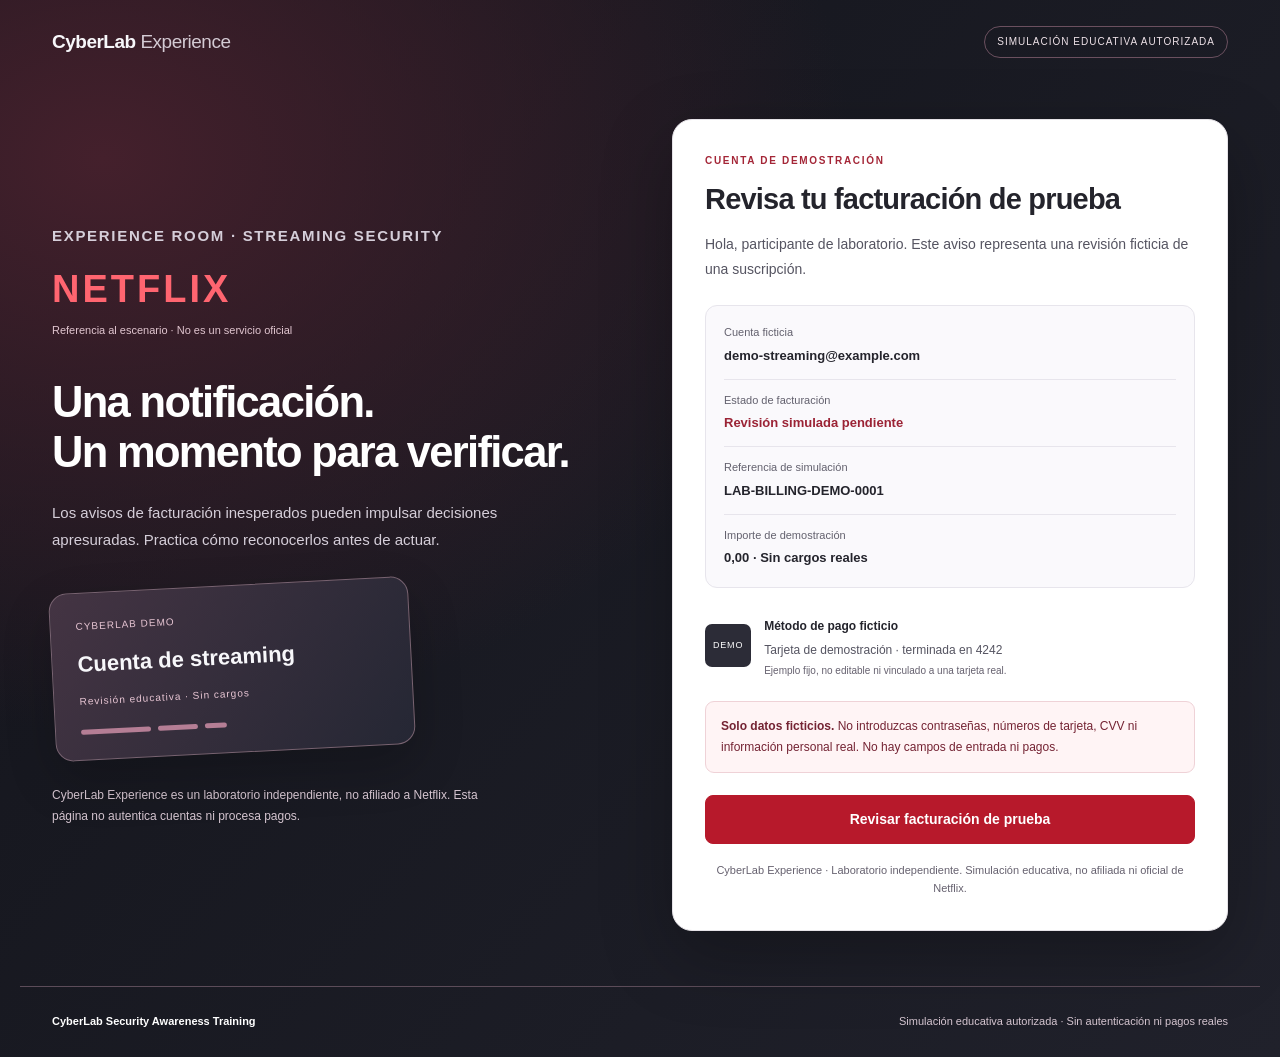
<file: streaming-billing/index.html>
<!doctype html>
<html lang="es">
<head>
<meta charset="utf-8"><meta name="viewport" content="width=device-width, initial-scale=1">
<meta http-equiv="Content-Security-Policy" content="default-src 'none'; style-src 'self'; script-src 'self'; img-src 'self' data:; connect-src 'none'; form-action 'none'; base-uri 'none'; object-src 'none'">
<link rel="icon" href="data:,">
<title>Facturación de prueba | CyberLab Experience</title>
<meta name="description" content="Simulación educativa de facturación con datos ficticios, sin pagos ni captura de información.">
<link rel="stylesheet" href="../assets/training.css"><link rel="stylesheet" href="../assets/streaming-billing.css">
<script src="../assets/streaming-billing.js" defer></script>
</head>
<body class="billing-page">
<a class="billing-skip" href="#billing-title">Saltar al contenido</a>
<header class="billing-header"><a href="../">CyberLab <span>Experience</span></a><span class="simulation-tag">SIMULACIÓN EDUCATIVA AUTORIZADA</span></header>
<main class="billing-layout">
  <aside class="billing-story" aria-labelledby="story-title">
    <p class="billing-eyebrow">EXPERIENCE ROOM · STREAMING SECURITY</p>
    <div class="streaming-reference">NETFLIX</div>
    <p class="reference-note">Referencia al escenario · No es un servicio oficial</p>
    <h2 id="story-title">Una notificación.<br>Un momento para verificar.</h2>
    <p>Los avisos de facturación inesperados pueden impulsar decisiones apresuradas. Practica cómo reconocerlos antes de actuar.</p>
    <div class="story-ticket" aria-hidden="true"><span>CYBERLAB DEMO</span><strong>Cuenta de streaming</strong><span>Revisión educativa · Sin cargos</span><div class="ticket-lines"><i></i><i></i><i></i></div></div>
    <p class="independent-note">CyberLab Experience es un laboratorio independiente, no afiliado a Netflix. Esta página no autentica cuentas ni procesa pagos.</p>
  </aside>
  <div class="billing-panel">
    <section class="billing-card" id="billing-view" aria-labelledby="billing-title">
      <p class="card-kicker">CUENTA DE DEMOSTRACIÓN</p>
      <h1 id="billing-title" tabindex="-1">Revisa tu facturación de prueba</h1>
      <p class="card-intro">Hola, participante de laboratorio. Este aviso representa una revisión ficticia de una suscripción.</p>
      <dl class="billing-details">
        <div><dt>Cuenta ficticia</dt><dd>demo-streaming@example.com</dd></div>
        <div><dt>Estado de facturación</dt><dd><span class="billing-status">Revisión simulada pendiente</span></dd></div>
        <div><dt>Referencia de simulación</dt><dd>LAB-BILLING-DEMO-0001</dd></div>
        <div><dt>Importe de demostración</dt><dd>0,00 · Sin cargos reales</dd></div>
      </dl>
      <div class="demo-payment"><span class="payment-symbol" aria-hidden="true">DEMO</span><div><strong>Método de pago ficticio</strong><p>Tarjeta de demostración · terminada en 4242</p><small>Ejemplo fijo, no editable ni vinculado a una tarjeta real.</small></div></div>
      <div class="billing-warning"><strong>Solo datos ficticios.</strong> No introduzcas contraseñas, números de tarjeta, CVV ni información personal real. No hay campos de entrada ni pagos.</div>
      <button type="button" class="billing-button" id="review-billing" aria-controls="education-view" disabled>Revisar facturación de prueba</button>
      <noscript><p>Activa JavaScript para mostrar la explicación educativa. No se solicita información.</p></noscript>
      <p class="card-disclaimer">CyberLab Experience · Laboratorio independiente. Simulación educativa, no afiliada ni oficial de Netflix.</p>
    </section>
    <section class="billing-card education-billing" id="education-view" aria-labelledby="education-title" hidden>
      <p class="card-kicker">EL APRENDIZAJE ESTÁ EN LOS DETALLES</p>
      <h1 id="education-title" tabindex="-1">Una revisión a tiempo evita el phishing</h1>
      <p>Así podría utilizarse un aviso de facturación para dirigir a alguien a una página falsa. Aquí solo se muestran datos de demostración: no se ha solicitado ni recopilado información.</p>
      <ol class="billing-indicators">
        <li><strong>Urgencia y facturación.</strong> Un supuesto rechazo de pago busca provocar una respuesta rápida. Confirma el contexto antes de actuar.</li>
        <li><strong>Identidad del remitente.</strong> El nombre y los colores no prueban legitimidad. Revisa la dirección completa y el dominio.</li>
        <li><strong>Destino del enlace.</strong> Comprueba la dirección antes de abrirla. Un candado HTTPS no garantiza que el sitio pertenezca al servicio esperado.</li>
        <li><strong>Datos solicitados.</strong> No facilites tarjetas, CVV ni contraseñas desde un enlace inesperado. Accede por tu aplicación o dirección conocida.</li>
        <li><strong>FortiMail Workspace Analysis.</strong> Revisa el análisis del mensaje y sus enlaces con el facilitador. Esta página no realiza análisis ni se conecta a FortiMail.</li>
      </ol>
      <div class="billing-warning"><strong>Sin transacciones ni recopilación.</strong> La tarjeta terminada en 4242 es un ejemplo fijo. No se ha validado ningún método de pago ni ninguna cuenta.</div>
      <button type="button" class="billing-button" id="restart-billing" aria-controls="billing-view">Reiniciar simulación</button>
      <p class="card-disclaimer">CyberLab Experience · Laboratorio independiente. No afiliado a Netflix.</p>
    </section>
  </div>
</main>
<footer class="billing-footer"><strong>CyberLab Security Awareness Training</strong><span>Simulación educativa autorizada · Sin autenticación ni pagos reales</span></footer>
</body></html>
</file>
<file: assets/training.css>
:root{color-scheme:light;--ink:#172b43;--muted:#52667c;--navy:#112b45;--teal:#096c70;--line:#dce5ed;--paper:#fff}*{box-sizing:border-box}body{margin:0;font-family:Arial,Helvetica,sans-serif;color:var(--ink);background:linear-gradient(135deg,#f4f7fa,#e8eff5);min-height:100vh;line-height:1.6}a{color:var(--teal)}.training-bar{background:var(--navy);color:#d8e8f3;text-align:center;font-size:10px;letter-spacing:1.4px;padding:10px 16px}.site-header{max-width:1120px;margin:auto;padding:24px;display:flex;align-items:center;justify-content:space-between;gap:16px}.brand{display:flex;align-items:center;gap:12px;color:var(--ink);text-decoration:none}.brand-mark{width:42px;height:42px;background:var(--navy);color:white;display:grid;place-items:center;border-radius:12px;font-weight:700;font-size:21px}.brand strong{display:block;font-size:16px}.brand small{display:block;color:var(--muted);font-size:12px}.lab-label,.eyebrow{font-size:11px;letter-spacing:1.5px;text-transform:uppercase;font-weight:700;color:var(--teal)}main{max-width:1120px;margin:auto;padding:32px 24px 64px}h1,h2,h3,p{margin-top:0}h1{font-size:clamp(30px,4vw,48px);line-height:1.15;letter-spacing:-1.2px;margin-bottom:18px}h2{font-size:26px;line-height:1.25}h3{font-size:17px;margin-bottom:6px}.lead{color:var(--muted);font-size:18px;max-width:680px}.hero{padding:24px 0 32px}.hero .eyebrow{margin-bottom:16px}.grid{display:grid;grid-template-columns:repeat(2,minmax(0,1fr));gap:20px}.scenario-card{display:flex;flex-direction:column;background:var(--paper);padding:28px;border:1px solid var(--line);border-radius:16px;box-shadow:0 8px 28px #172b4306}.scenario-card p{color:var(--muted);flex:1}.number{color:var(--teal);font-family:monospace;font-size:13px;margin-bottom:18px}.open-link{font-weight:700;text-decoration:none;align-self:flex-start}.open-link:hover{text-decoration:underline}.portal{max-width:480px;margin:28px auto 0}.portal-card,.education-card{background:white;border:1px solid var(--line);border-radius:18px;box-shadow:0 16px 50px #152d4610;padding:36px}.portal-card h1{font-size:29px;letter-spacing:-.6px}.portal-card .eyebrow{margin-bottom:18px}.description{color:var(--muted);font-size:14px}.visual-field{margin:20px 0}.field-label{display:block;font-weight:700;font-size:12px;margin-bottom:7px}.field-display{border:1px solid var(--line);background:#f4f7fa;border-radius:8px;padding:12px 14px;color:#78899a;font-size:14px;user-select:none}.demo-note{font-size:12px;color:var(--muted);border-left:3px solid #94c5c7;padding-left:12px;margin:22px 0}.cta{display:block;width:100%;border:0;background:var(--teal);color:white;border-radius:9px;padding:14px 18px;font:700 14px Arial,Helvetica,sans-serif;cursor:pointer}.cta:hover{background:#07555a}.cta:focus-visible,a:focus-visible{outline:3px solid #cc7c24;outline-offset:4px}.portal-footer{text-align:center;margin:22px 0 0;font-size:11px;color:var(--muted)}.education-card{max-width:800px;margin:28px auto 0}.education-card h1{font-size:clamp(30px,4vw,40px)}.badge{display:inline-block;border-radius:30px;background:#e6f2f1;color:#086269;font-size:11px;letter-spacing:1px;font-weight:700;padding:7px 12px;margin-bottom:20px}.safe-message{padding:18px 20px;background:#eef7f4;border:1px solid #cce4da;border-radius:10px;font-size:14px;margin:24px 0}.indicators{display:grid;grid-template-columns:1fr 1fr;gap:18px;margin:20px 0 26px}.indicator{padding:18px;background:#f6f8fb;border-radius:10px;border:1px solid #e6ecf2}.indicator p{font-size:14px;color:var(--muted);margin:0}.analysis{background:var(--navy);color:white;border-radius:12px;padding:24px}.analysis p{color:#c7d9e8;font-size:14px;margin:0}.education-footer{border-top:1px solid var(--line);margin-top:26px;padding-top:18px;font-size:12px;color:var(--muted);display:flex;justify-content:space-between;gap:16px;flex-wrap:wrap}.document-card{margin:24px 0;padding:22px;border:1px solid var(--line);border-radius:12px;background:#f7f9fc}.document-icon{display:inline-block;background:#e1eeee;color:var(--teal);font-size:11px;letter-spacing:1px;font-weight:bold;padding:7px 10px;border-radius:6px;margin-bottom:12px}.document-card h2{font-size:19px;margin-bottom:8px}.document-name{font-size:17px;font-weight:bold;overflow-wrap:anywhere}.document-meta{font-size:13px;color:var(--muted);margin-bottom:4px}.verification-mark{background:#edf5f5;border:1px solid #cee2e2;color:var(--teal);text-align:center;padding:18px;border-radius:10px;margin:22px 0;font-size:13px;font-weight:700}.site-footer{max-width:1120px;margin:auto;padding:0 24px 30px;font-size:12px;color:var(--muted)}.error-page{max-width:680px;padding-top:70px}[hidden]{display:none!important}@media(max-width:600px){.site-header{padding:18px}.lab-label{display:none}main{padding:18px 18px 40px}.grid,.indicators{grid-template-columns:1fr}.portal{margin-top:12px}.portal-card,.education-card{padding:26px 22px}.scenario-card{padding:24px}.hero{padding:12px 0 20px}.lead{font-size:16px}.training-bar{font-size:9px;letter-spacing:.8px}.site-footer{padding:0 18px 24px}}
/* One-screen laboratory login: refinements to the restored design. */
.brand-mark{background:#09676b}.portal-card{padding:34px;box-shadow:0 14px 42px #152d4610}.portal-card h1{font-size:30px;line-height:1.2;letter-spacing:-.7px}.login-heading{margin:24px 0 18px;padding-top:20px;border-top:1px solid #dce5ed;color:#23465b;font-size:16px;font-weight:700}.lab-login .field-label{font-size:13px}.lab-login select,.lab-login input{display:block;width:100%;min-height:48px;border:1px solid #99adbf;border-radius:8px;padding:12px 14px;background:#fff;color:#172b43;font:16px Arial,Helvetica,sans-serif}.field-help{margin:8px 0 0;color:#52667c;font-size:12px;line-height:1.6}.lab-login .cta,.restart-lab{min-height:48px;background:#09676b}.lab-login .cta:hover,.restart-lab:hover{background:#075357}.lab-login .cta:disabled{cursor:not-allowed;opacity:.7}.lab-login select:focus-visible,.lab-login input:focus-visible,.cta:focus-visible,a:focus-visible{outline:3px solid #a65008;outline-offset:4px}.login-error{padding:12px;border:1px solid #cda9a2;border-radius:8px;background:#fff4f1;color:#813b2c;font-size:13px}.lab-result{margin:20px 0;padding:16px 18px;border-left:3px solid #519b8f;background:#f0f7f5;color:#315c50;font-size:14px;line-height:1.6}.restart-lab{width:auto;margin-top:24px}.document-card{padding:20px}.education-card h1:focus{outline:none}@media(max-width:600px){.portal-card{padding:28px 22px}.portal-card h1{font-size:28px}.restart-lab{width:100%}.education-footer{gap:18px}}
/* Disposable test credentials: local-only, single-screen exercise. */
.demo-warning{margin:18px 0 22px;padding:14px 16px;border:1px solid #d9bd8e;border-radius:8px;background:#fff7e9;color:#674715;font-size:13px;line-height:1.6}.demo-warning p{margin:6px 0 0}.lab-outcome{margin:24px 0;color:#243b50;font-size:14px;line-height:1.7}.lab-outcome h2{font-size:23px}.example-toggle{min-height:46px;padding:11px 16px;border:1px solid #7d9aab;border-radius:7px;background:#f1f6f8;color:#244f61;font:700 13px Arial,Helvetica,sans-serif;cursor:pointer}.example-toggle:focus-visible{outline:3px solid #a65008;outline-offset:4px}.capture-example{margin:16px 0 0;padding:18px;border:1px dashed #8da9b6;border-radius:9px;background:#f4f8fa;color:#344f61}.capture-example h3{font-size:16px}.capture-example h3:focus{outline:none}.capture-example p{font-size:13px}.capture-example dl{margin:14px 0 0}.capture-example dt{font-size:12px;font-weight:700}.capture-example dd{margin:4px 0 14px;font:13px monospace;overflow-wrap:anywhere}.capture-example dd:last-child{margin-bottom:0}@media(max-width:600px){.example-toggle{width:100%}.lab-outcome h2{font-size:22px}}

.lab-login input[type=password]::-ms-reveal,.lab-login input[type=password]::-ms-clear{display:none}

/* FASE 3C.3: scoped visual layer. The home page and simulation behavior are unchanged. */
.premium-page{--premium-accent:#215c92;--story-bg:#16487b;--story-ink:#fff;--story-muted:#d6e8f9;background:#f2f5f9;font-family:'Segoe UI',Arial,Helvetica,sans-serif;color:#1d344a}.premium-page.theme-document{--premium-accent:#80512f;--story-bg:#f2e4d2;--story-ink:#463321;--story-muted:#6f563c}.premium-page.theme-collaboration{--premium-accent:#286082;--story-bg:#eaf4fc;--story-ink:#183e5b;--story-muted:#476981}.premium-page.theme-storage{--premium-accent:#2c5b83;--story-bg:#153d64;--story-ink:#fff;--story-muted:#cbdff0}
.premium-page .premium-skip{position:absolute;top:-90px;left:18px;z-index:10;padding:10px 14px;background:#fff;color:#174a6a;font-weight:600;border-radius:6px}.premium-page .premium-skip:focus{top:10px}.premium-header{display:flex;align-items:center;justify-content:space-between;gap:24px;max-width:1440px;margin:auto;padding:22px 32px}.premium-brand{display:flex;align-items:center;gap:11px;text-decoration:none;color:#1b3c54}.premium-mark{display:grid;place-items:center;width:42px;height:42px;background:#163f5f;color:white;border-radius:11px;font-size:23px;font-weight:700}.premium-brand strong{display:block;font-size:20px;line-height:1.2;letter-spacing:-.5px}.premium-brand small{display:block;margin-top:3px;color:#52667c;font-size:9px;font-weight:600;letter-spacing:1.9px}.premium-environment{display:flex;gap:9px;align-items:center;color:#476478;font-size:11px;font-weight:500}.premium-environment>span{color:#357c69;font-size:9px}
.premium-page .premium-main{max-width:1440px;margin:0 auto;padding:0 24px 24px}.experience-frame{display:grid;grid-template-columns:minmax(0,1.1fr) minmax(0,1fr);border:1px solid #dce5ed;border-radius:26px;overflow:hidden;box-shadow:0 18px 60px #243b5310;background:#f7f9fc}.story-pane{position:relative;min-width:0;min-height:860px;background-color:var(--story-bg);color:var(--story-ink);overflow:hidden}.theme-cloud .story-pane{background-image:radial-gradient(ellipse at 80% 70%,#347db352,transparent 65%),linear-gradient(150deg,#16487b,#0e315d)}.theme-storage .story-pane{background-image:radial-gradient(ellipse at 20% 70%,#3477a840,transparent 65%),linear-gradient(145deg,#153d64,#0e2a49)}.theme-document .story-pane{background-image:radial-gradient(ellipse at 80% 70%,#fff8ea70,transparent 65%)}.theme-collaboration .story-pane{background-image:radial-gradient(ellipse at 75% 20%,#ffffffc0,transparent 65%)}.story-content{position:sticky;top:0;padding:44px 44px 30px}.service-reference{display:flex;align-items:flex-start;flex-direction:column;gap:8px;margin-bottom:48px}.service-name{font-size:24px;font-weight:600;line-height:1.3;letter-spacing:-.5px}.unofficial-label{font-size:9px;font-weight:500;letter-spacing:1.3px;color:var(--story-muted)}.story-kicker{margin-bottom:16px;color:var(--story-muted);font-size:10px;font-weight:600;letter-spacing:2px}.premium-page .story-pane h2{margin:0 0 22px;font-size:clamp(34px,3.5vw,51px);line-height:1.1;letter-spacing:-1.6px;font-weight:650;color:var(--story-ink)}.story-description{max-width:470px;margin-bottom:12px;color:var(--story-muted);font-size:15px;line-height:1.8}.story-art{margin:12px -30px 0;pointer-events:none;user-select:none}.story-art svg{display:block;width:100%;height:auto;max-height:300px}.story-caption{display:flex;gap:10px;align-items:center;font-size:10px;line-height:1.6;color:var(--story-muted)}.caption-line{width:23px;height:1px;background:currentColor;flex-shrink:0}.story-footnote{margin-top:28px;padding-top:18px;border-top:1px solid #809db94d;color:var(--story-muted);font-size:10px;line-height:1.8;max-width:450px}
.auth-pane{display:flex;flex-direction:column;justify-content:center;align-items:center;min-width:0;padding:36px 30px;background:#f7f9fc}.premium-page .portal{width:100%;max-width:468px;margin:0}.premium-page .portal-card{border:1px solid #e2e9f0;border-radius:20px;padding:30px;background:white;box-shadow:0 15px 42px #233f5510}.identity-brand{display:flex;align-items:center;gap:10px;margin-bottom:24px;color:#263f56}.identity-shield{display:grid;place-items:center;flex-shrink:0;width:34px;height:38px;border:1px solid #c9d9e6;border-radius:9px 9px 14px 14px;background:#eef5fa;color:var(--premium-accent);font-size:17px;font-weight:700}.identity-brand strong{display:block;font-size:15px;line-height:1.3;font-weight:650}.identity-brand small{display:block;margin-top:4px;color:#61758a;font-size:8px;font-weight:600;letter-spacing:1.4px}.auth-scenario{margin-bottom:9px;color:var(--premium-accent);font-size:10px;font-weight:650;letter-spacing:.8px;text-transform:uppercase}.premium-page .portal-card h1{margin-bottom:12px;font-size:27px;line-height:1.2;letter-spacing:-.7px;font-weight:650}.premium-page .auth-description{margin-bottom:0;font-size:12px;line-height:1.7;color:#596d80}.premium-page .login-heading{margin:20px 0 14px;padding-top:18px;font-size:14px;border-color:#e3eaf1}.premium-page .demo-warning{margin:14px 0 18px;padding:12px 14px;font-size:11px;line-height:1.65;background:#fff8ed;border-color:#e2cba6;border-radius:8px}.premium-page .demo-warning strong{font-size:11px;font-weight:650}.premium-page .visual-field{margin:17px 0}.premium-page .field-label{font-size:12px;font-weight:600;color:#294257}.premium-page .lab-login input{min-height:48px;border:1px solid #9cabb8;border-radius:8px;padding:12px 13px;background:#fcfdff;color:#213b50;font-family:inherit;font-size:16px;transition:border-color .15s ease,box-shadow .15s ease}.premium-page .lab-login input:hover{border-color:#637c90}.premium-page .lab-login input:focus{border-color:var(--premium-accent);box-shadow:0 0 0 3px #dbe8f2}.premium-page .field-help{margin-top:7px;font-size:10px;line-height:1.65;color:#596d80}.premium-page .lab-login .demo-note{margin:18px 0;padding-left:11px;font-size:10px;line-height:1.7;border-color:#91acbc;color:#536b7e}.premium-page .lab-login .cta,.premium-page .restart-lab{background:var(--premium-accent);min-height:48px;border-radius:8px;font-family:inherit;font-size:13px;font-weight:650;transition:filter .15s ease,box-shadow .15s ease}.premium-page .cta:hover{filter:brightness(.9);background:var(--premium-accent);box-shadow:0 4px 12px #193b581c}.premium-page .portal-footer{margin-top:16px;font-size:9px;color:#5b7083}.premium-page .login-error{font-size:11px}.premium-page input:focus-visible,.premium-page button:focus-visible,.premium-page a:focus-visible{outline:3px solid #a65008;outline-offset:4px}
.premium-page .education-card{width:100%;max-width:660px;margin:0;padding:28px;border:1px solid #e2e9f0;border-radius:20px;box-shadow:0 15px 42px #233f5510}.premium-page .education-card h1{font-size:29px;line-height:1.2;letter-spacing:-.7px}.premium-page .education-card .badge{font-size:9px;letter-spacing:.8px;padding:6px 10px}.premium-page .education-card .description{font-size:13px;line-height:1.7}.premium-page .lab-outcome{font-size:13px;line-height:1.8}.premium-page .lab-outcome h2{font-size:21px}.premium-page .lab-result{font-size:12px}.premium-page .safe-message{font-size:12px}.premium-page .education-card>h2{font-size:20px}.premium-page .indicators{grid-template-columns:minmax(0,1fr);gap:12px}.premium-page .indicator{padding:16px}.premium-page .indicator h3{font-size:14px}.premium-page .indicator p{font-size:12px;line-height:1.75}.premium-page .analysis{padding:18px}.premium-page .analysis h3{font-size:15px}.premium-page .analysis p{font-size:12px;line-height:1.75}.premium-page .education-footer{gap:18px;font-size:11px}.premium-page .example-toggle{font-size:12px;line-height:1.5;max-width:100%}.premium-page .capture-example{font-size:12px}.premium-page .capture-example h3{font-size:14px}.premium-footer{display:flex;align-items:center;justify-content:space-between;gap:16px;max-width:1440px;margin:0 auto;padding:0 34px 24px;color:#526c80;font-size:10px}.premium-footer strong{color:#344f65;font-size:11px;font-weight:600}.premium-footer span{font-size:8px;letter-spacing:1px}
@media(max-width:1100px){.story-content{padding:36px 30px 26px}.service-reference{margin-bottom:34px}.premium-page .story-pane h2{font-size:39px}.auth-pane{padding:26px 20px}.premium-page .portal-card{padding:26px}.story-art{margin-left:-20px;margin-right:-20px}}
@media(max-width:960px){.experience-frame{display:flex;flex-direction:column;max-width:720px;margin:auto}.auth-pane{order:1;padding:26px;background:#f7f9fc}.story-pane{order:2;min-height:0}.story-content{position:static;padding:28px 32px}.service-reference{margin-bottom:22px}.premium-page .story-pane h2{font-size:34px}.story-art{max-width:470px;margin:0 auto}.story-art svg{max-height:190px}.story-description{max-width:580px;font-size:14px}.story-footnote{margin-top:18px}.premium-page .premium-main{padding:0 20px 20px}.premium-header{max-width:760px;padding:20px}.premium-footer{max-width:760px;padding:0 24px 22px}}
@media(max-width:600px){.premium-page .premium-main{padding:0 12px 16px}.premium-header{padding:16px;gap:12px}.premium-mark{width:34px;height:34px;border-radius:9px;font-size:19px}.premium-brand strong{font-size:17px}.premium-brand small{font-size:7px;letter-spacing:1.2px}.premium-environment{max-width:146px;font-size:9px;line-height:1.5;gap:6px}.experience-frame{border-radius:18px}.auth-pane{padding:16px 12px}.premium-page .portal-card{padding:24px 20px;border-radius:15px}.identity-brand{margin-bottom:20px}.premium-page .portal-card h1{font-size:25px}.premium-page .demo-warning{font-size:11px}.premium-page .field-help{font-size:11px}.premium-page .lab-login .demo-note{font-size:11px}.premium-page .portal-footer{font-size:10px}.premium-page .education-card{padding:24px 20px;border-radius:15px}.premium-page .education-card h1{font-size:26px}.premium-page .lab-outcome h2{font-size:20px}.premium-page .education-footer{flex-direction:column;align-items:flex-start}.story-content{padding:25px 24px}.service-reference{gap:6px;margin-bottom:18px}.service-name{font-size:21px}.unofficial-label{font-size:8px;letter-spacing:.9px}.story-kicker{font-size:9px;letter-spacing:1.2px}.premium-page .story-pane h2{font-size:29px;letter-spacing:-.8px;margin-bottom:16px}.story-description{font-size:13px;line-height:1.8}.story-art svg{max-height:150px}.story-caption{font-size:9px}.story-footnote{font-size:9px;margin-top:16px}.premium-footer{flex-direction:column;align-items:center;gap:7px;padding:0 18px 20px;text-align:center}.premium-footer span{font-size:7px;letter-spacing:.7px}}
@media(prefers-reduced-motion:reduce){.premium-page *{transition:none!important;scroll-behavior:auto!important}}
/* Supplied four-panel reference: local artwork, explicit laboratory labeling. */
.reference-layout{background:#edf2f8;--premium-accent:#0759c8;--story-ink:#fff;--story-muted:#e2edf8}.reference-layout.theme-document{--premium-accent:#d5221c;--story-ink:#fff;--story-muted:#f4eee6}.reference-layout.theme-collaboration{--premium-accent:#1761c4;--story-ink:#10234e;--story-muted:#223e66}.reference-layout.theme-storage{--premium-accent:#075ce4;--story-ink:#fff;--story-muted:#e0ebf8}.reference-layout .premium-header{display:none}.reference-layout .premium-main{max-width:1320px;padding:32px 28px 0}.reference-layout .experience-frame{grid-template-columns:minmax(0,1.15fr) minmax(0,1fr);border:0;border-radius:14px 14px 0 0;background-color:#0f2d50;background-image:linear-gradient(90deg,rgba(5,24,55,.92),rgba(12,43,84,.64) 45%,rgba(12,43,84,.05) 76%),url('reference-20261019/credential-background.webp');background-size:cover;background-position:center;box-shadow:0 20px 55px #142f4924}.reference-layout.theme-document .experience-frame{background-color:#493e30;background-image:linear-gradient(90deg,rgba(40,30,20,.86),rgba(58,44,27,.63) 43%,rgba(78,60,38,.06) 78%),url('reference-20261019/qr-background.webp')}.reference-layout.theme-collaboration .experience-frame{background-color:#eaf2fd;background-image:linear-gradient(90deg,rgba(237,245,255,.99),rgba(237,245,255,.89) 40%,rgba(237,245,255,.1) 78%),url('reference-20261019/saas-background.webp')}.reference-layout.theme-storage .experience-frame{background-color:#0c2644;background-image:linear-gradient(90deg,rgba(4,22,44,.94),rgba(6,30,61,.65) 44%,rgba(9,31,62,.08) 80%),url('reference-20261019/account-background.webp')}
.reference-layout .story-pane{min-height:710px;background:transparent;overflow:visible}.reference-layout .story-content{padding:32px 38px 30px;position:sticky;top:0}.reference-layout .service-reference{gap:10px;margin-bottom:42px}.reference-kicker{margin:0 0 3px;font-size:10px;line-height:1.5;font-weight:550;letter-spacing:.9px;color:var(--story-muted)}.brand-lockup{display:flex;align-items:center;gap:8px;line-height:1.2}.reference-symbol{display:block;flex-shrink:0;width:26px;height:26px}.reference-word{font-size:24px;font-weight:600;letter-spacing:-.5px}.brand-dropbox .reference-symbol{width:30px;height:28px}.google-word{display:inline-flex;font-family:'Segoe UI',Arial,sans-serif;font-size:29px;letter-spacing:-1.3px;font-weight:600;line-height:1.2}.google-blue{color:#4285f4}.google-red{color:#ea4335}.google-yellow{color:#fbbc05}.google-green{color:#34a853}.workspace-name{font-size:19px;font-weight:500;letter-spacing:-.4px;color:var(--story-ink)}.reference-layout .unofficial-label{font-size:8px;letter-spacing:1px;color:var(--story-muted)}.reference-layout .story-pane h2{font-size:42px;line-height:1.14;letter-spacing:-1px;margin-bottom:22px}.reference-layout .story-description{max-width:400px;font-size:14px;line-height:1.85;margin-bottom:32px}.reference-benefits{list-style:none;margin:0;padding:0;display:flex;flex-direction:column;gap:18px;color:var(--story-muted)}.reference-benefits li{display:flex;align-items:center;gap:13px;max-width:400px;font-size:12px;line-height:1.6}.benefit-icon{display:grid;place-items:center;flex-shrink:0;width:33px;height:33px;border:1px solid #d1e4ff2e;border-radius:8px;background:#ffffff12;color:#f1f7ff}.benefit-icon svg{width:18px;height:18px}.theme-collaboration .benefit-icon{border-color:#c3d7f0;background:#f3f8ff;color:#1761c4}.reference-layout .story-footnote{font-size:10px;line-height:1.7;margin-top:42px;max-width:380px;color:var(--story-muted);border-color:#aac8e84d}
.reference-layout .auth-pane{padding:38px 36px 38px 12px;background:transparent;justify-content:center}.reference-layout .portal{max-width:410px}.reference-layout .portal-card{padding:30px 28px 22px;border:1px solid #e5ebf2;border-radius:13px;box-shadow:0 17px 42px #10223926;background:#fff}.reference-layout .identity-brand{margin-bottom:12px}.reference-layout .identity-brand .reference-word{font-size:23px;color:#4b5563;font-weight:600}.reference-layout .identity-brand .brand-adobe .reference-word{color:#dc201c}.reference-layout .identity-brand .brand-dropbox .reference-word{color:#101b2d;font-weight:700}.reference-layout .identity-brand .reference-symbol{width:25px;height:25px}.reference-layout .identity-brand .brand-dropbox .reference-symbol{width:29px;height:27px}.reference-layout .identity-brand .google-word{font-size:32px}.reference-layout .auth-scenario{font-size:8px;letter-spacing:.5px;line-height:1.6;margin:0 0 18px;color:#52677e}.reference-layout .portal-card h1{font-size:25px;margin:0 0 8px}.reference-layout .auth-description{font-size:11px;margin-bottom:22px;line-height:1.6}.reference-layout .visual-field{position:relative;margin:15px 0}.reference-layout .lab-login input{min-height:46px;padding:11px 12px 11px 37px;font-size:14px;border-color:#c5cedb;border-radius:5px;background:#fcfdff}.input-icon{position:absolute;left:12px;top:36px;width:16px;height:16px;color:#65758a;pointer-events:none}.input-icon svg{display:block;width:16px;height:16px}.reference-layout .field-label{font-size:11px;margin-bottom:6px;line-height:1.5}.reference-layout .field-help{font-size:10px;line-height:1.6;margin-top:6px}.reference-layout .lab-login .demo-note{font-size:10px;margin:16px 0;padding-left:10px;line-height:1.7}.reference-layout .lab-login .cta{border-radius:5px;min-height:46px;font-size:13px;box-shadow:none}.reference-layout .demo-warning{margin:14px 0 0;padding:12px 13px;border:1px solid #d8e6fb;border-radius:5px;background:#eef5ff;color:#2c4c74;font-size:10px;line-height:1.7}.reference-layout .demo-warning strong{font-size:10px}.reference-layout .demo-warning p{margin-top:4px}.reference-layout.theme-document .demo-warning{background:#fff0ef;border-color:#f1d7d2;color:#743b36}.reference-layout .portal-footer{margin-top:14px;font-size:9px;color:#5b6e85}.reference-layout .login-error{font-size:11px}.reference-layout .education-card{box-shadow:0 17px 42px #10223926}.reference-layout .premium-footer{max-width:1264px;min-height:70px;margin:0 auto 28px;padding:18px 26px;border-top:1px solid #7b9db54a;border-radius:0 0 12px 12px;background:#153352;color:#e3edf9;box-shadow:0 16px 30px #142f4912}.reference-layout .premium-footer strong{font-size:12px;color:#fff}.reference-layout .premium-footer span{max-width:310px;font-size:8px;line-height:1.7;color:#e2edf8;letter-spacing:.7px}.reference-layout.theme-document .premium-footer,.reference-layout.theme-collaboration .premium-footer{background:#fafcff;border-color:#d2deeb;color:#243f5b}.reference-layout.theme-document .premium-footer strong,.reference-layout.theme-collaboration .premium-footer strong{color:#223c58}.reference-layout.theme-document .premium-footer span,.reference-layout.theme-collaboration .premium-footer span{color:#38536c}
@media(max-width:1100px){.reference-layout .story-content{padding:28px}.reference-layout .story-pane h2{font-size:36px}.reference-layout .auth-pane{padding:28px 24px 28px 6px}.reference-layout .portal-card{padding:26px 24px}.reference-layout .premium-footer{margin-left:28px;margin-right:28px}.reference-layout .story-description{font-size:13px}.reference-layout .reference-word{font-size:22px}}
@media(max-width:960px){.reference-layout .premium-main{padding:20px 20px 0;max-width:760px}.reference-layout .experience-frame{max-width:720px;background-position:center}.reference-layout .auth-pane{padding:28px;order:1}.reference-layout .story-pane{min-height:0;order:2}.reference-layout .story-content{padding:30px;position:static;background:#0e2849ed}.reference-layout.theme-document .story-content{background:#49392be8}.reference-layout.theme-collaboration .story-content{background:#edf5ffed}.reference-layout .story-description{max-width:520px}.reference-layout .service-reference{margin-bottom:26px}.reference-layout .story-pane h2{font-size:35px}.reference-layout .story-footnote{margin-top:26px}.reference-layout .premium-footer{max-width:720px;margin:0 20px 20px;padding:18px 24px}.reference-layout .portal{max-width:450px}}
@media(max-width:600px){.reference-layout .premium-main{padding:12px 12px 0}.reference-layout .experience-frame{border-radius:12px 12px 0 0}.reference-layout .auth-pane{padding:20px 12px}.reference-layout .portal-card{padding:25px 20px 20px}.reference-layout .portal-card h1{font-size:25px}.reference-layout .auth-description{font-size:12px}.reference-layout .auth-scenario{font-size:8px}.reference-layout .field-label{font-size:12px}.reference-layout .lab-login input{font-size:16px;min-height:48px}.reference-layout .input-icon{top:39px}.reference-layout .field-help{font-size:11px}.reference-layout .lab-login .demo-note{font-size:11px}.reference-layout .demo-warning,.reference-layout .demo-warning strong{font-size:11px}.reference-layout .portal-footer{font-size:10px}.reference-layout .story-content{padding:26px 24px}.reference-layout .story-pane h2{font-size:31px}.reference-layout .story-description{font-size:13px;line-height:1.8;margin-bottom:26px}.reference-layout .reference-benefits{gap:14px}.reference-layout .reference-benefits li{font-size:12px}.reference-layout .story-footnote{font-size:9px}.reference-layout .premium-footer{margin:0 12px 20px;min-height:74px;padding:16px;gap:8px}.reference-layout .premium-footer strong{font-size:11px}.reference-layout .premium-footer span{font-size:8px;max-width:280px}}
</file>
<file: assets/document-signature.css>
:root{font-family:"Segoe UI",Arial,Helvetica,sans-serif;color:#2e293b;background:#f2eff6;font-synthesis:none}*{box-sizing:border-box}body{margin:0;min-height:100vh;line-height:1.65;background:radial-gradient(ellipse at 0 25%,#e2d6ed,transparent 50%),#f5f3f8}a{color:inherit}button{font:inherit}[hidden]{display:none!important}.site-header,.site-footer{max-width:1300px;margin:auto;padding:24px 32px;display:flex;align-items:center;justify-content:space-between;gap:18px}.brand{font-size:20px;font-weight:800;letter-spacing:-.6px;text-decoration:none}.brand span{font-weight:400;color:#66566f}.lab-badge{color:#5a426b;background:#fff9;border:1px solid #d7cbe0;border-radius:30px;padding:7px 12px;font-size:10px;letter-spacing:1px}.workspace{max-width:1300px;margin:auto;padding:24px 32px 48px;display:grid;grid-template-columns:.85fr 1.15fr;gap:58px;align-items:start}.narrative{padding:32px 12px 0 0}.eyebrow{font-size:10px;font-weight:700;letter-spacing:1.5px;line-height:1.8;color:#725489;margin:0 0 20px}.service-reference{font-size:36px;font-weight:750;letter-spacing:-1px;color:#40254f;line-height:1.3}.service-reference span{display:block;font-size:11px;letter-spacing:0;font-weight:400;color:#6c5b76;margin-top:7px}.narrative h2{font-size:clamp(32px,3.4vw,46px);line-height:1.12;letter-spacing:-1.6px;margin:32px 0 22px}.narrative>p{font-size:15px;color:#65596f;line-height:1.85;max-width:450px}.envelope-art{position:relative;max-width:340px;margin:40px 12px 35px;padding:22px 30px 40px;transform:rotate(-4deg);background:linear-gradient(120deg,#d3bfdc,#ab8ebe);border-radius:16px;box-shadow:0 20px 40px #4735521a}.paper-art{background:#fff;border-radius:6px;padding:23px 22px;box-shadow:0 6px 20px #29163712}.paper-art>span{color:#7b5d8b;font-size:9px;letter-spacing:1px}.paper-art strong{display:block;font-size:24px;line-height:1.25;margin:18px 0 20px}.paper-art i{display:block;background:#e6ddeb;height:5px;border-radius:3px;margin-top:8px}.paper-art i:nth-of-type(2){width:75%}.paper-art i:nth-of-type(3){width:50%}.stamp{font-size:9px;letter-spacing:.5px;font-weight:bold;background:#f8e6b5;color:#66450d;border-radius:4px;padding:7px 10px;margin-top:20px}.envelope-label{position:absolute;bottom:13px;font-size:9px;letter-spacing:1px;color:#3f2753}.independence{font-size:12px;color:#64536e;border-top:1px solid #d6c9df;padding-top:18px;max-width:420px}.independence p{margin:6px 0 0}.stage{min-width:0}.progress ol{display:flex;list-style:none;padding:0;margin:0 0 16px;gap:8px}.progress li{flex:1;font-size:11px;line-height:1.5;border-bottom:3px solid #ddd3e4;color:#6e6179;padding:9px 2px}.progress li[aria-current]{color:#542b6a;border-color:#70448a;font-weight:700}.card{border:1px solid #e1d9e7;border-radius:18px;background:#fff;padding:32px;box-shadow:0 20px 50px #4a315c12}.card h1{font-size:29px;line-height:1.25;letter-spacing:-.8px;margin:0 0 20px}.card .eyebrow{margin-bottom:13px}.lead{font-size:14px;color:#665c71;margin:0 0 22px;line-height:1.8}.document-summary{display:flex;gap:13px;align-items:center;border:1px solid #e6deed;background:#f9f7fc;border-radius:11px;padding:17px;margin:22px 0}.document-summary strong{font-size:13px;overflow-wrap:anywhere}.document-summary p{font-size:11px;color:#6e6179;margin:5px 0 0}.document-summary>div{min-width:0}.doc-icon{flex:none;font-size:9px;line-height:1.5;font-weight:700;letter-spacing:.5px;color:#fff;background:#714d87;padding:12px 9px;border-radius:6px}.metadata{margin:0}.metadata>div{padding:11px 0;border-bottom:1px solid #eee8f3}.metadata dt{font-size:11px;color:#75657f;margin-bottom:3px}.metadata dd{font-size:13px;margin:0;overflow-wrap:anywhere}.notice{padding:15px 16px;border:1px solid #ead6a4;border-radius:9px;background:#fff8e9;color:#674d1c;font-size:12px;line-height:1.8;margin:24px 0}.primary,.secondary{display:block;width:100%;min-height:48px;border-radius:7px;padding:13px 17px;font-size:14px;line-height:1.5;font-weight:650;cursor:pointer}.primary{border:1px solid #63347b;background:#63347b;color:#fff}.primary:hover{background:#49245c}.primary:disabled{background:#e5deeb;border-color:#d4c8dd;color:#675774;cursor:default}.secondary{border:1px solid #d9cee2;background:#fff;color:#5d3b72;margin-top:16px}.secondary:hover{background:#f5f1f8}.disclaimer,.hint{font-size:11px;color:#74647e;line-height:1.8;margin:17px 0 0}.disclaimer{text-align:center}.demo-document{border:1px solid #ded9e5;background:linear-gradient(90deg,#faf9fc,#fff 10%);padding:26px;margin:24px 0;box-shadow:0 7px 15px #3c284508;font-size:13px;color:#62596b}.document-topline{border-bottom:2px solid #624073;padding-bottom:12px;font-size:9px;letter-spacing:.7px;color:#624073;font-weight:700;display:flex;justify-content:space-between;gap:10px}.document-topline span{font-size:8px;color:#796484}.demo-document h2{font-size:21px;line-height:1.3;color:#3b2e47;margin:22px 0 10px}.document-ref{font-size:10px;color:#7c6e86}.demo-document h3{font-size:12px;margin-top:25px;color:#493850}.unsigned{border:1px dashed #cab7d5;padding:13px;margin-top:24px;font-size:10px;color:#796387}.unsigned strong{display:block;color:#5c3e71;font-size:11px;margin-top:3px}.section-title{font-size:17px;line-height:1.4;margin:26px 0 8px}.risk-checks{display:grid;gap:10px;margin:16px 0}.risk-check{display:flex;text-align:left;align-items:flex-start;gap:12px;border:1px solid #ddd2e5;border-radius:9px;background:#fff;padding:14px;color:#685b74;font-size:11px;line-height:1.75;cursor:pointer}.risk-check strong{display:block;font-size:12px;color:#4e365f;margin-bottom:3px}.check-mark{flex:none;width:23px;height:23px;text-align:center;border:1px solid #b8a2c7;border-radius:5px;color:transparent;background:#fff;font-size:14px;font-weight:800}.risk-check[aria-pressed=true]{border-color:#84579d;background:#f6f0fa}.risk-check[aria-pressed=true] .check-mark{background:#6a3b81;border-color:#6a3b81;color:#fff}.selection-status{font-size:11px;color:#6a497d;margin:16px 0}.learning-points{padding-left:19px;color:#65596f;font-size:13px;line-height:1.85}.learning-points li{margin:0 0 17px;padding-left:4px}.learning-points strong{color:#46314e}.site-footer{border-top:1px solid #d8cce2;font-size:11px;color:#715f7c}.site-footer strong{color:#4e365f}.skip{position:absolute;top:6px;left:10px;background:#fff;padding:10px;z-index:3;transform:translateY(-160%)}.skip:focus{transform:translateY(0)}:focus-visible{outline:3px solid #b57417;outline-offset:4px}.card h1:focus{outline:3px solid #70448a;outline-offset:5px}
@media(max-width:1000px){.workspace{gap:28px;padding-left:24px;padding-right:24px}.card{padding:26px}.narrative h2{font-size:35px}.envelope-art{margin-left:0;padding-left:22px;padding-right:22px}.site-header,.site-footer{padding:22px 24px}}
@media(max-width:720px){.workspace{display:flex;flex-direction:column;padding:12px 16px 30px;gap:26px}.stage{order:0;width:100%}.narrative{order:1;padding:12px 6px}.narrative h2{font-size:33px}.site-header{padding:20px;flex-wrap:wrap;gap:12px}.lab-badge{font-size:9px}.card{padding:24px 20px;border-radius:14px}.card h1{font-size:26px}.progress li{font-size:10px}.envelope-art{display:none}.service-reference{font-size:30px}.site-footer{flex-direction:column;align-items:flex-start;gap:8px;padding:22px 20px}.demo-document{padding:20px 15px}.document-topline{flex-direction:column;gap:3px}.document-summary{padding:13px;gap:10px}.document-summary strong{font-size:12px}.primary,.secondary{font-size:13px}}
@media(prefers-reduced-motion:reduce){.envelope-art{transform:none}}
</file>
<file: assets/streaming-billing.css>
.billing-page{color-scheme:dark;background:radial-gradient(ellipse at 8% 15%,#44202c 0,transparent 45%),linear-gradient(130deg,#13141b,#20212b);color:#f7f7fa;font-family:"Segoe UI",Arial,Helvetica,sans-serif;min-height:100vh}
.billing-page *{box-sizing:border-box}.billing-page [hidden]{display:none!important}.billing-page a{color:inherit}.billing-header,.billing-footer{max-width:1240px;margin:auto;padding:26px 32px;display:flex;align-items:center;justify-content:space-between;gap:20px}.billing-header a{text-decoration:none;font-size:19px;font-weight:800;letter-spacing:-.5px}.billing-header a span{font-weight:400;color:#d4cbd4}.simulation-tag{font-size:10px;letter-spacing:1px;color:#ede1e7;border:1px solid #6b505f;border-radius:99px;padding:7px 12px}.billing-layout{max-width:1240px;margin:auto;padding:35px 32px 55px;display:grid;grid-template-columns:1fr 1fr;gap:64px;align-items:center}.billing-story{padding-right:16px}.billing-eyebrow,.card-kicker{font-size:10px;line-height:1.8;font-weight:700;letter-spacing:1.7px;color:#ffb3bb;margin:0 0 18px}.streaming-reference{font-family:Arial,Helvetica,sans-serif;font-size:38px;line-height:1.2;font-weight:800;letter-spacing:3px;color:#ff6570}.reference-note{font-size:11px!important;color:#e1c6d0!important;margin:8px 0 36px!important}.billing-story h2{font-size:clamp(32px,3.4vw,48px);line-height:1.15;letter-spacing:-1.7px;margin:0 0 22px;color:#fff}.billing-story>p{font-size:15px;line-height:1.8;color:#d5ced9;max-width:460px}.story-ticket{margin:32px 0;padding:25px;border:1px solid #786371;border-radius:18px;background:linear-gradient(125deg,#443443,#252734);max-width:360px;box-shadow:0 20px 50px #0003;transform:rotate(-3deg)}.story-ticket>span{display:block;color:#e8c6d4;font-size:10px;letter-spacing:1px}.story-ticket strong{display:block;font-size:22px;margin:12px 0}.ticket-lines{display:flex;gap:7px;margin-top:20px}.ticket-lines i{display:block;background:#b57e95;height:5px;border-radius:3px;width:70px}.ticket-lines i:nth-child(2){width:40px}.ticket-lines i:nth-child(3){width:22px}.billing-story .independent-note{font-size:12px;color:#d5c5d0;line-height:1.8;margin:32px 0 0}.billing-panel{min-width:0}.billing-card{color-scheme:light;background:#fff;color:#24242c;padding:32px;border:1px solid #e5e2e7;border-radius:20px;box-shadow:0 24px 70px #0004}.billing-card .card-kicker{color:#a42637;margin-bottom:12px}.billing-card h1{font-size:29px;line-height:1.22;letter-spacing:-.8px;margin:0 0 15px;color:#24242c}.billing-card .card-intro,.education-billing>p{font-size:14px;line-height:1.75;color:#555461;margin:0 0 22px}.billing-details{border:1px solid #e7e5ec;background:#faf9fc;border-radius:12px;padding:6px 18px;margin:24px 0}.billing-details>div{padding:12px 0;border-bottom:1px solid #e7e5ec}.billing-details>div:last-child{border-bottom:0}.billing-details dt{font-size:11px;color:#63616e;margin-bottom:4px}.billing-details dd{margin:0;font-size:13px;font-weight:600;overflow-wrap:anywhere}.billing-status{color:#9b2335}.demo-payment{display:flex;align-items:center;gap:13px;margin:22px 0}.payment-symbol{flex:none;font-size:9px;letter-spacing:.8px;background:#2c2c37;color:#fff;border-radius:7px;padding:14px 8px}.demo-payment strong{font-size:12px}.demo-payment p{font-size:12px;line-height:1.6;margin:3px 0;color:#555461}.demo-payment small{font-size:10px;color:#66616f;display:block;line-height:1.6}.billing-warning{padding:14px 15px;border:1px solid #efd2d7;background:#fff4f5;border-radius:9px;font-size:12px;line-height:1.75;color:#742333;margin:22px 0}.billing-button{width:100%;min-height:48px;background:#b7192b;border:1px solid #b7192b;border-radius:8px;color:#fff;font:700 14px/1.5 "Segoe UI",Arial,sans-serif;padding:13px 16px;cursor:pointer;transition:background .15s}.billing-button:hover{background:#971323}.billing-button:disabled{opacity:.55;cursor:default}.billing-card .card-disclaimer{font-size:11px;line-height:1.7;color:#66616f;margin:17px 0 0;text-align:center}.billing-indicators{padding-left:20px;margin:22px 0;color:#555461;font-size:13px;line-height:1.8}.billing-indicators li{padding-left:5px;margin:0 0 15px}.billing-indicators strong{color:#282631}.billing-footer{border-top:1px solid #5c4c59;font-size:11px;color:#d5c5d0}.billing-footer strong{color:#fff}.billing-skip{position:absolute;top:8px;left:12px;padding:10px;background:#fff;color:#111!important;z-index:2;transform:translateY(-150%)}.billing-skip:focus{transform:translateY(0)}.billing-page :focus-visible{outline:3px solid #cc7c24;outline-offset:4px}.billing-card h1:focus{outline:3px solid #a42637;outline-offset:5px}
@media(max-width:900px){.billing-layout{gap:30px;padding-top:20px}.billing-story h2{font-size:34px}.billing-card{padding:25px}.billing-header,.billing-footer{padding:22px}.billing-layout{padding-left:22px;padding-right:22px}}
@media(max-width:680px){.billing-header{flex-wrap:wrap;padding:20px}.simulation-tag{font-size:9px}.billing-layout{display:flex;flex-direction:column;padding:12px 16px 28px;gap:30px}.billing-panel{order:0;width:100%}.billing-story{order:1;padding:6px 6px 0}.billing-card{border-radius:16px;padding:24px 20px}.billing-card h1{font-size:26px}.billing-story h2{font-size:32px}.story-ticket{display:none}.streaming-reference{font-size:30px}.reference-note{margin-bottom:20px!important}.billing-footer{flex-direction:column;align-items:flex-start;gap:7px;padding:20px}.billing-details{padding:4px 12px}.billing-button{font-size:13px}}
@media(prefers-reduced-motion:reduce){.billing-button{transition:none}.story-ticket{transform:none}}
</file>
